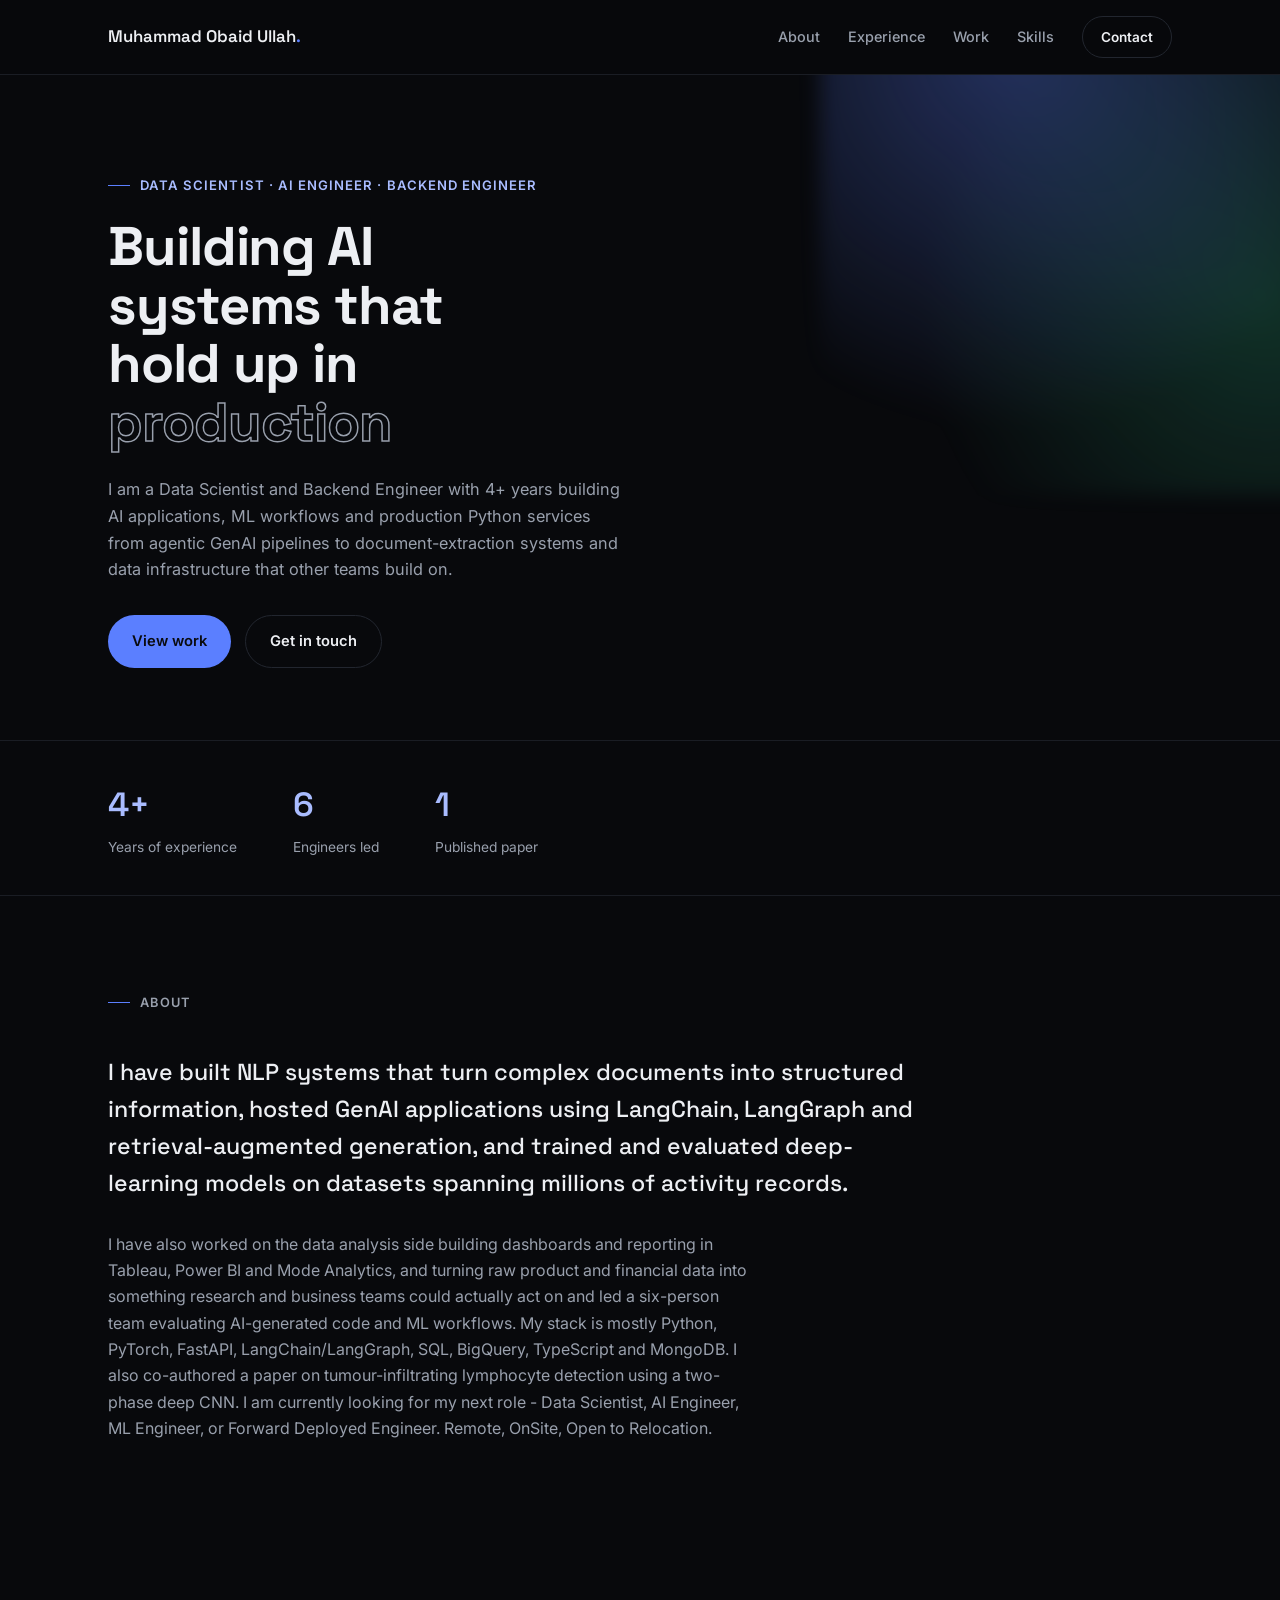
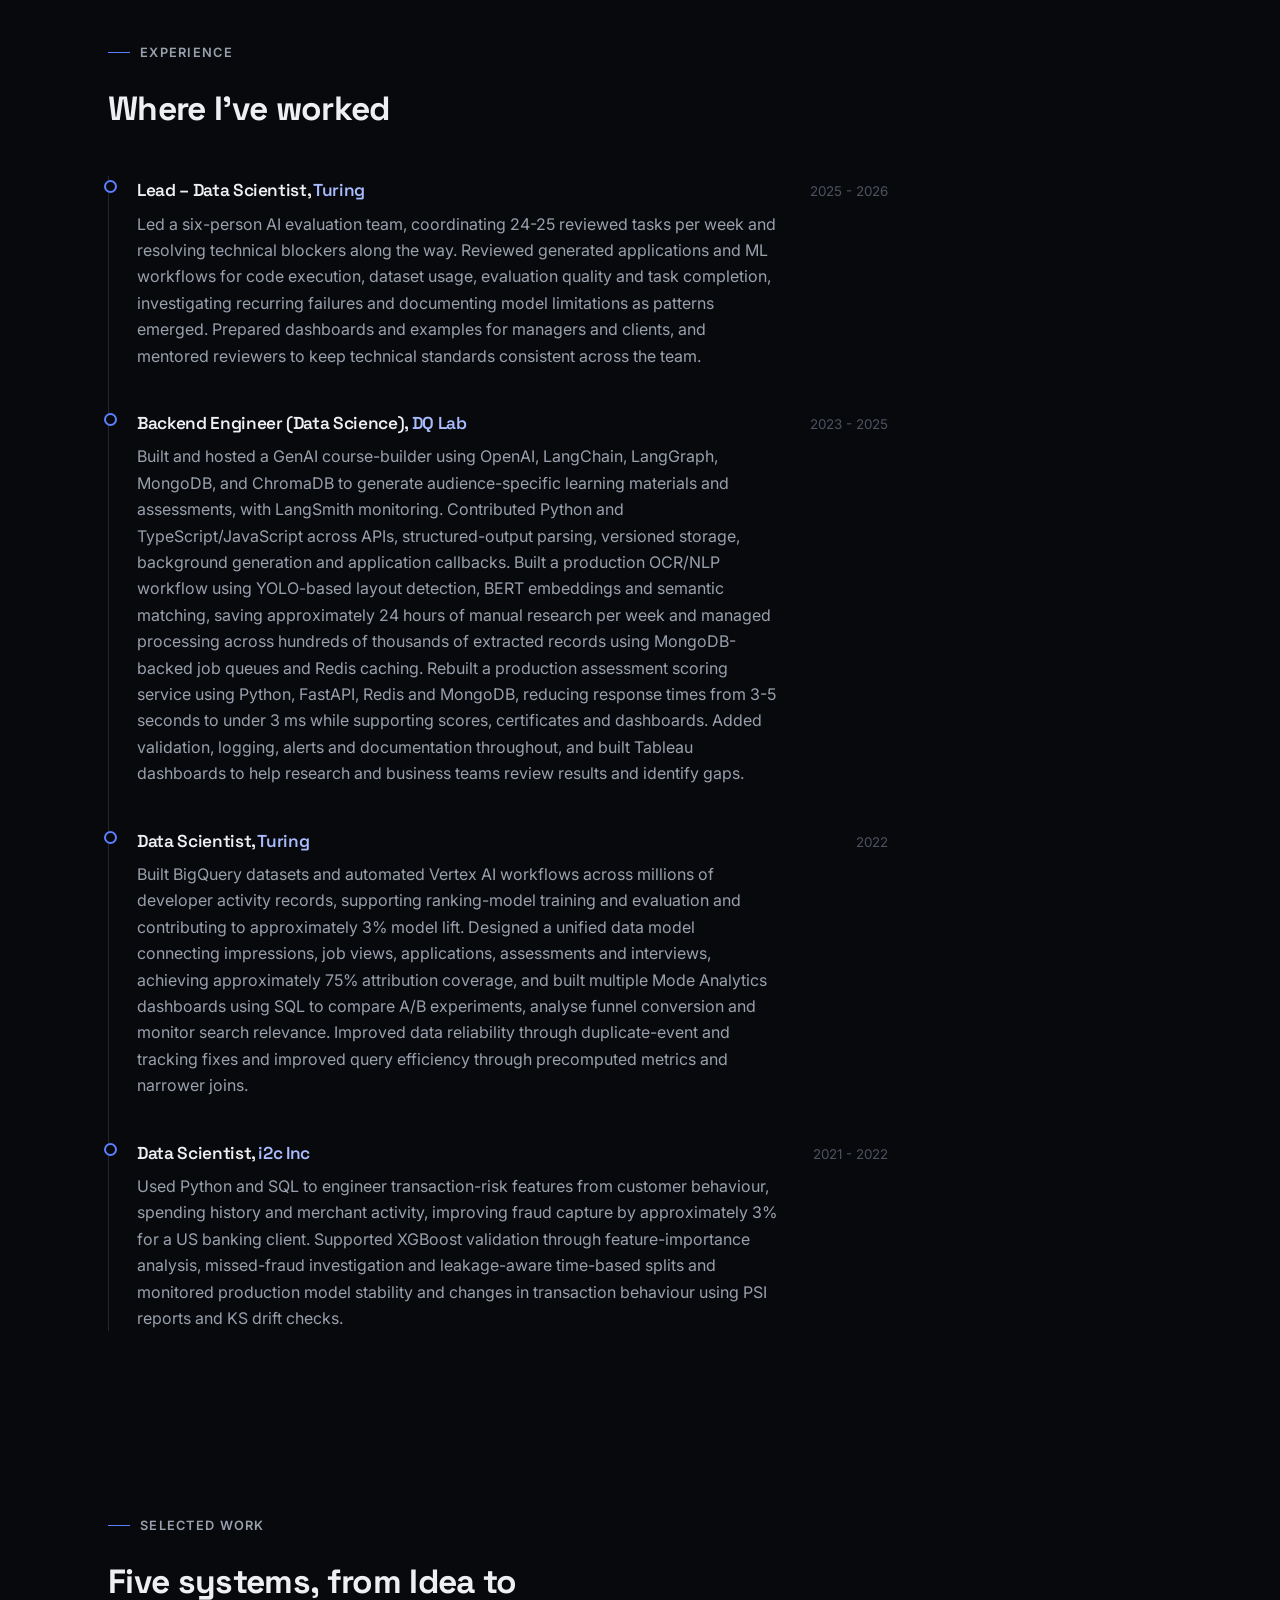
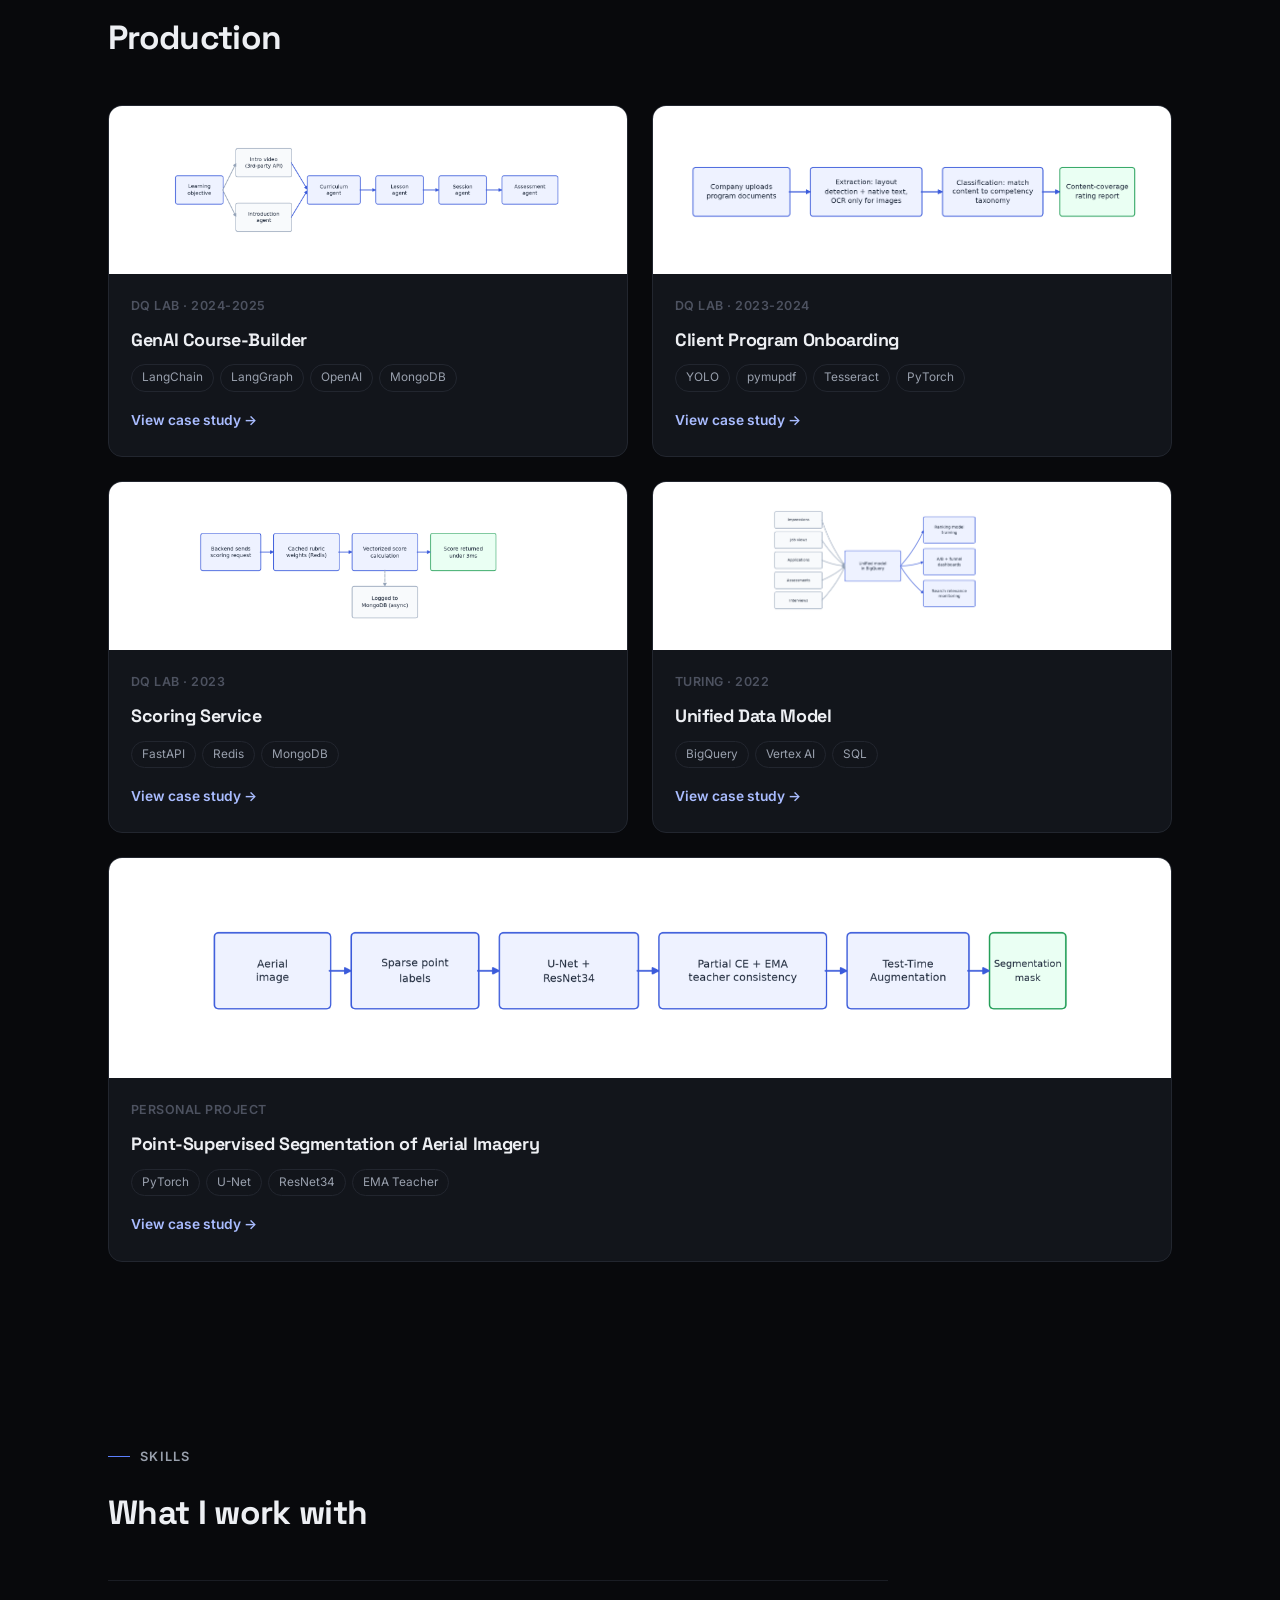
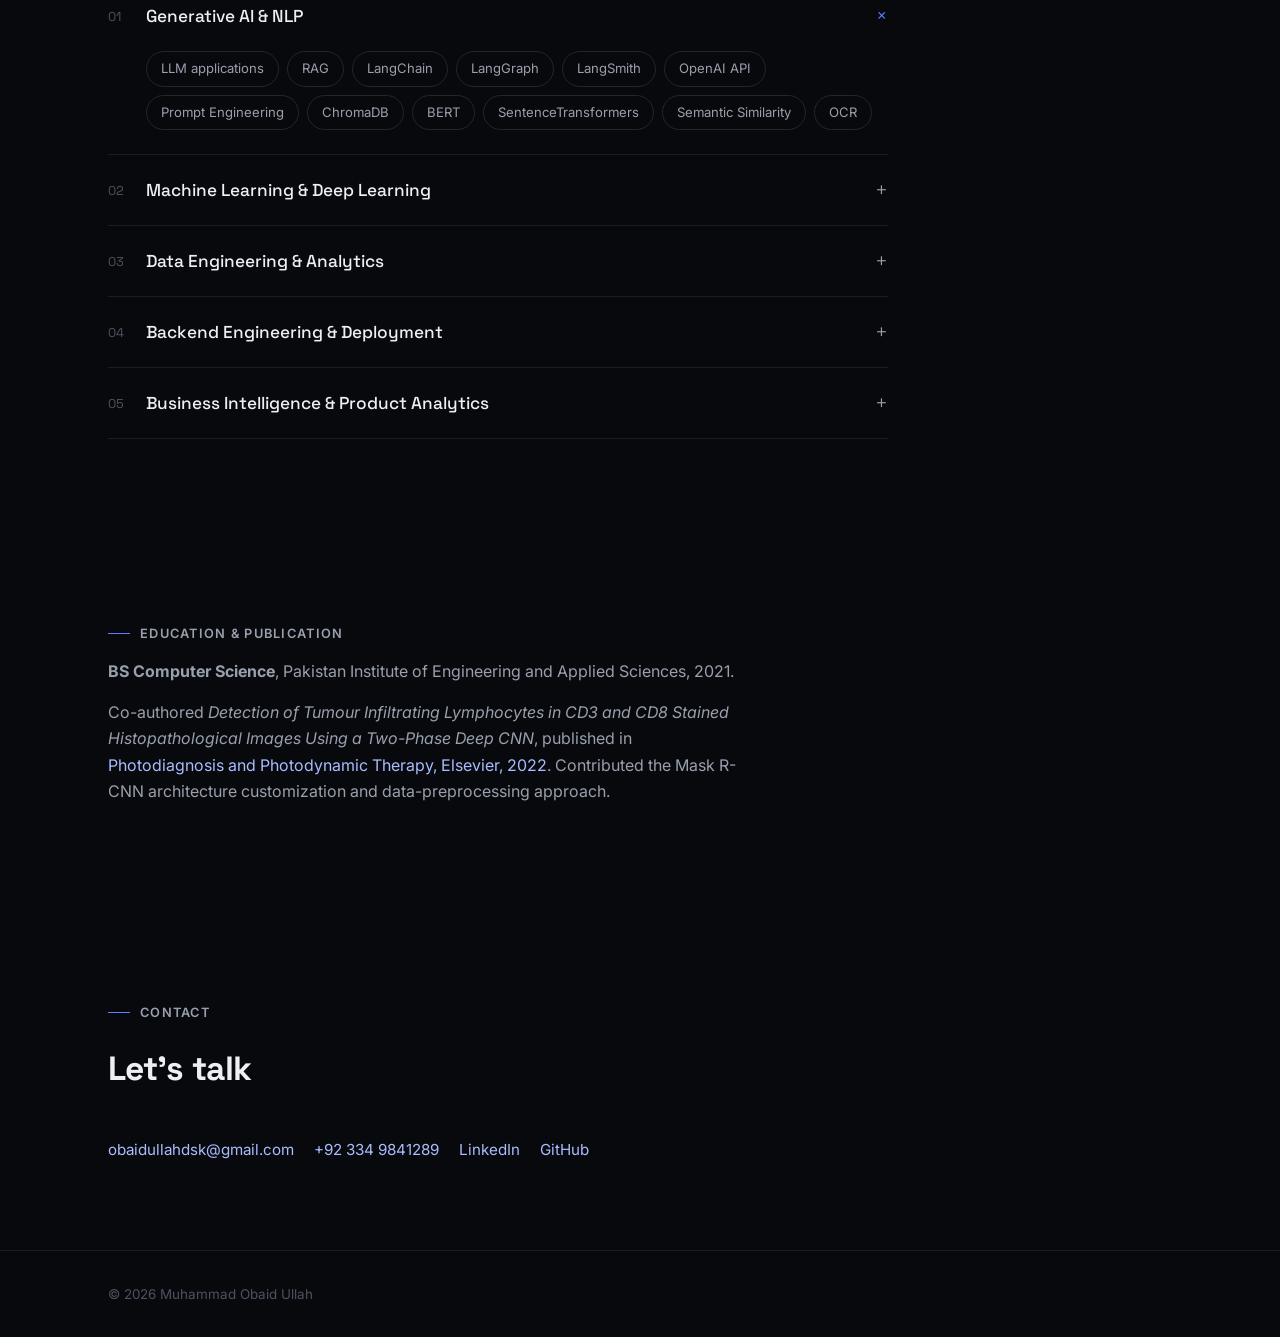
<file: index.html>
<!doctype html>
<html lang="en">
<head>
<meta charset="UTF-8">
<meta name="viewport" content="width=device-width, initial-scale=1.0">
<title>Muhammad Obaid Ullah — Data Scientist &amp; AI Engineer</title>
<meta name="description" content="Portfolio of Muhammad Obaidullah — Data Scientist and AI Engineer building production AI systems, data pipelines, and backend services.">
<link rel="preconnect" href="https://fonts.googleapis.com">
<link rel="preconnect" href="https://fonts.gstatic.com" crossorigin>
<link href="https://fonts.googleapis.com/css2?family=Space+Grotesk:wght@500;600;700&family=Inter:wght@400;500;600&display=swap" rel="stylesheet">
<link rel="stylesheet" href="style.css">
</head>
<body>

<header class="site-header">
  <div class="wrap">
    <span class="brand">Muhammad Obaid Ullah<span>.</span></span>
    <nav class="site-nav">
      <a href="#about">About</a>
      <a href="#experience">Experience</a>
      <a href="#work">Work</a>
      <a href="#skills">Skills</a>
      <a href="#contact" class="nav-cta">Contact</a>
    </nav>
  </div>
</header>

<main>

  <section class="hero" id="about">
    <div class="wrap">
      <p class="eyebrow">Data Scientist · AI Engineer · Backend Engineer</p>
      <h1>Building AI systems that hold up in <span class="outline">production</span></h1>
      <p class="summary">
        I am a Data Scientist and Backend Engineer with 4+ years building AI applications,
        ML workflows and production Python services from agentic GenAI pipelines to
        document-extraction systems and data infrastructure that other teams build on.
      </p>
      <div class="hero-actions">
        <a class="btn btn-primary" href="#work">View work</a>
        <a class="btn btn-ghost" href="#contact">Get in touch</a>
      </div>
    </div>
  </section>

  <section class="stats">
    <div class="wrap">
      <div>
        <div class="stat-num">4+</div>
        <div class="stat-label">Years of experience</div>
      </div>
      <div>
        <div class="stat-num">6</div>
        <div class="stat-label">Engineers led</div>
      </div>
      <div>
        <div class="stat-num">1</div>
        <div class="stat-label">Published paper</div>
      </div>
    </div>
  </section>

  <section id="about-detail">
    <div class="wrap">
      <p class="section-label">About</p>
      <p class="about-text" data-reveal>I have built NLP systems that turn complex documents into structured information, hosted GenAI applications using LangChain, LangGraph and retrieval-augmented generation, and trained and evaluated deep-learning models on datasets spanning millions of activity records.</p>
      <p class="about-sub">
        I have also worked on the data analysis side building dashboards and reporting in
        Tableau, Power BI and Mode Analytics, and turning raw product and financial data
        into something research and business teams could actually act on and led a
        six-person team evaluating AI-generated code and ML workflows. My stack is mostly
        Python, PyTorch, FastAPI, LangChain/LangGraph, SQL, BigQuery, TypeScript and
        MongoDB. I also co-authored a paper on tumour-infiltrating lymphocyte detection using
        a two-phase deep CNN. I am currently looking for my next role - Data Scientist, AI
        Engineer, ML Engineer, or Forward Deployed Engineer. Remote, OnSite, Open to Relocation.
      </p>
    </div>
  </section>

  <section id="experience">
    <div class="wrap">
      <p class="section-label">Experience</p>
      <h2 class="section-title">Where I've worked</h2>

      <div class="timeline">
        <div class="tl-item">
          <div class="tl-head">
            <h3>Lead – Data Scientist, <span class="company">Turing</span></h3>
            <span class="tl-date">2025 - 2026</span>
          </div>
          <p>
            Led a six-person AI evaluation team, coordinating 24-25 reviewed tasks per week
            and resolving technical blockers along the way. Reviewed generated applications
            and ML workflows for code execution, dataset usage, evaluation quality and task
            completion, investigating recurring failures and documenting model limitations
            as patterns emerged. Prepared dashboards and examples for managers and clients, and
            mentored reviewers to keep technical standards consistent across the team.
          </p>
        </div>

        <div class="tl-item">
          <div class="tl-head">
            <h3>Backend Engineer (Data Science), <span class="company">DQ Lab</span></h3>
            <span class="tl-date">2023 - 2025</span>
          </div>
          <p>
            Built and hosted a GenAI course-builder using OpenAI, LangChain, LangGraph,
            MongoDB, and ChromaDB to generate audience-specific learning materials and
            assessments, with LangSmith monitoring. Contributed Python and
            TypeScript/JavaScript across APIs, structured-output parsing, versioned storage,
            background generation and application callbacks. Built a production OCR/NLP
            workflow using YOLO-based layout detection, BERT embeddings and semantic
            matching, saving approximately 24 hours of manual research per week and managed
            processing across hundreds of thousands of extracted records using
            MongoDB-backed job queues and Redis caching. Rebuilt a production assessment
            scoring service using Python, FastAPI, Redis and MongoDB, reducing response
            times from 3-5 seconds to under 3 ms while supporting scores, certificates and
            dashboards. Added validation, logging, alerts and documentation throughout, and
            built Tableau dashboards to help research and business teams review results and
            identify gaps.
          </p>
        </div>

        <div class="tl-item">
          <div class="tl-head">
            <h3>Data Scientist, <span class="company">Turing</span></h3>
            <span class="tl-date">2022</span>
          </div>
          <p>
            Built BigQuery datasets and automated Vertex AI workflows across millions of
            developer activity records, supporting ranking-model training and evaluation
            and contributing to approximately 3% model lift. Designed a unified data model
            connecting impressions, job views, applications, assessments and interviews,
            achieving approximately 75% attribution coverage, and built multiple Mode
            Analytics dashboards using SQL to compare A/B experiments, analyse funnel
            conversion and monitor search relevance. Improved data reliability through
            duplicate-event and tracking fixes and improved query efficiency through
            precomputed metrics and narrower joins.
          </p>
        </div>

        <div class="tl-item">
          <div class="tl-head">
            <h3>Data Scientist, <span class="company">i2c Inc</span></h3>
            <span class="tl-date">2021 - 2022</span>
          </div>
          <p>
            Used Python and SQL to engineer transaction-risk features from customer
            behaviour, spending history and merchant activity, improving fraud capture by
            approximately 3% for a US banking client. Supported XGBoost validation through
            feature-importance analysis, missed-fraud investigation and leakage-aware
            time-based splits and monitored production model stability and changes in
            transaction behaviour using PSI reports and KS drift checks.
          </p>
        </div>
      </div>
    </div>
  </section>

  <section id="work">
    <div class="wrap">
      <p class="section-label">Selected work</p>
      <h2 class="section-title">Five systems, from Idea to Production</h2>

      <div class="work-grid">

        <a class="work-card" href="projects/course-builder.html">
          <div class="thumb"><img src="images/diagrams/diagram-1-course-builder.png" alt="GenAI course-builder pipeline diagram"></div>
          <div class="body">
            <p class="meta">DQ Lab · 2024-2025</p>
            <h3>GenAI Course-Builder</h3>
            <div class="tags"><span>LangChain</span><span>LangGraph</span><span>OpenAI</span><span>MongoDB</span></div>
            <span class="view">View case study →</span>
          </div>
        </a>

        <a class="work-card" href="projects/client-onboarding.html">
          <div class="thumb"><img src="images/diagrams/diagram-2-onboarding.png" alt="Document extraction and taxonomy mapping pipeline diagram"></div>
          <div class="body">
            <p class="meta">DQ Lab · 2023-2024</p>
            <h3>Client Program Onboarding</h3>
            <div class="tags"><span>YOLO</span><span>pymupdf</span><span>Tesseract</span><span>PyTorch</span></div>
            <span class="view">View case study →</span>
          </div>
        </a>

        <a class="work-card" href="projects/scoring-service.html">
          <div class="thumb"><img src="images/diagrams/diagram-3-scoring.png" alt="Scoring service architecture diagram"></div>
          <div class="body">
            <p class="meta">DQ Lab · 2023</p>
            <h3>Scoring Service</h3>
            <div class="tags"><span>FastAPI</span><span>Redis</span><span>MongoDB</span></div>
            <span class="view">View case study →</span>
          </div>
        </a>

        <a class="work-card" href="projects/unified-data-model.html">
          <div class="thumb"><img src="images/diagrams/diagram-4-unified-model.png" alt="Unified data model diagram"></div>
          <div class="body">
            <p class="meta">Turing · 2022</p>
            <h3>Unified Data Model</h3>
            <div class="tags"><span>BigQuery</span><span>Vertex AI</span><span>SQL</span></div>
            <span class="view">View case study →</span>
          </div>
        </a>

        <a class="work-card full" href="projects/remote-sensing.html">
          <div class="thumb"><img src="images/diagrams/diagram-5-remote-sensing.png" alt="Point-supervised remote sensing segmentation pipeline diagram"></div>
          <div class="body">
            <p class="meta">Personal project</p>
            <h3>Point-Supervised Segmentation of Aerial Imagery</h3>
            <div class="tags"><span>PyTorch</span><span>U-Net</span><span>ResNet34</span><span>EMA Teacher</span></div>
            <span class="view">View case study →</span>
          </div>
        </a>

      </div>
    </div>
  </section>

  <section id="skills">
    <div class="wrap">
      <p class="section-label">Skills</p>
      <h2 class="section-title">What I work with</h2>

      <div class="accordion">
        <div class="accordion-item">
          <button class="accordion-trigger">
            <span class="idx">01</span>
            <span class="label">Generative AI &amp; NLP</span>
            <span class="icon">+</span>
          </button>
          <div class="accordion-panel">
            <div class="tags">
              <span>LLM applications</span><span>RAG</span><span>LangChain</span><span>LangGraph</span><span>LangSmith</span><span>OpenAI API</span><span>Prompt Engineering</span><span>ChromaDB</span><span>BERT</span><span>SentenceTransformers</span><span>Semantic Similarity</span><span>OCR</span>
            </div>
          </div>
        </div>

        <div class="accordion-item">
          <button class="accordion-trigger">
            <span class="idx">02</span>
            <span class="label">Machine Learning &amp; Deep Learning</span>
            <span class="icon">+</span>
          </button>
          <div class="accordion-panel">
            <div class="tags">
              <span>PyTorch</span><span>Scikit-learn</span><span>XGBoost</span><span>MMDetection</span><span>Classification</span><span>Regression</span><span>Feature Engineering</span><span>Fine-Tuning</span><span>Data Leakage Prevention</span><span>CNNs</span><span>Mask R-CNN</span><span>YOLO</span>
            </div>
          </div>
        </div>

        <div class="accordion-item">
          <button class="accordion-trigger">
            <span class="idx">03</span>
            <span class="label">Data Engineering &amp; Analytics</span>
            <span class="icon">+</span>
          </button>
          <div class="accordion-panel">
            <div class="tags">
              <span>SQL</span><span>BigQuery</span><span>Vertex AI</span><span>GCP</span><span>Pandas</span><span>NumPy</span><span>Analytical Data Modelling</span><span>Statistical Analysis</span><span>Exploratory Analysis</span>
            </div>
          </div>
        </div>

        <div class="accordion-item">
          <button class="accordion-trigger">
            <span class="idx">04</span>
            <span class="label">Backend Engineering &amp; Deployment</span>
            <span class="icon">+</span>
          </button>
          <div class="accordion-panel">
            <div class="tags">
              <span>Python</span><span>FastAPI</span><span>REST APIs</span><span>TypeScript</span><span>JavaScript</span><span>MongoDB</span><span>Redis</span><span>Job Queues</span><span>Docker</span><span>Git</span><span>Logging &amp; Monitoring</span>
            </div>
          </div>
        </div>

        <div class="accordion-item">
          <button class="accordion-trigger">
            <span class="idx">05</span>
            <span class="label">Business Intelligence &amp; Product Analytics</span>
            <span class="icon">+</span>
          </button>
          <div class="accordion-panel">
            <div class="tags">
              <span>Advanced Excel</span><span>Power BI</span><span>Tableau</span><span>Mode Analytics</span><span>Dashboard Automation</span><span>A/B Experiment Analysis</span><span>Funnel Analysis</span><span>Attribution Analysis</span><span>KPI Tracking</span><span>Stakeholder Reporting</span>
            </div>
          </div>
        </div>
      </div>
    </div>
  </section>

  <section id="education">
    <div class="wrap">
      <p class="section-label">Education &amp; publication</p>
      <p><strong>BS Computer Science</strong>, Pakistan Institute of Engineering and Applied Sciences, 2021.</p>
      <p>
        Co-authored <em>Detection of Tumour Infiltrating Lymphocytes in CD3 and CD8 Stained
        Histopathological Images Using a Two-Phase Deep CNN</em>, published in
        <a href="https://www.sciencedirect.com/science/article/abs/pii/S1572100021004932" target="_blank" rel="noopener">Photodiagnosis and Photodynamic Therapy, Elsevier, 2022</a>.
        Contributed the Mask R-CNN architecture customization and data-preprocessing approach.
      </p>
    </div>
  </section>

  <section id="contact">
    <div class="wrap">
      <p class="section-label">Contact</p>
      <h2 class="section-title">Let's talk</h2>
      <div class="contact-links">
        <a href="mailto:obaidullahdsk@gmail.com">obaidullahdsk@gmail.com</a>
        <a href="tel:+923349841289">+92 334 9841289</a>
        <a href="https://www.linkedin.com/in/m-obaidullah" target="_blank" rel="noopener">LinkedIn</a>
        <a href="https://github.com/muhammad-obaidullah" target="_blank" rel="noopener">GitHub</a>
      </div>
    </div>
  </section>

</main>

<footer>
  <div class="wrap">
    <span>© <span id="year"></span> Muhammad Obaid Ullah</span>
  </div>
</footer>

<script src="script.js"></script>
</body>
</html>
</file>
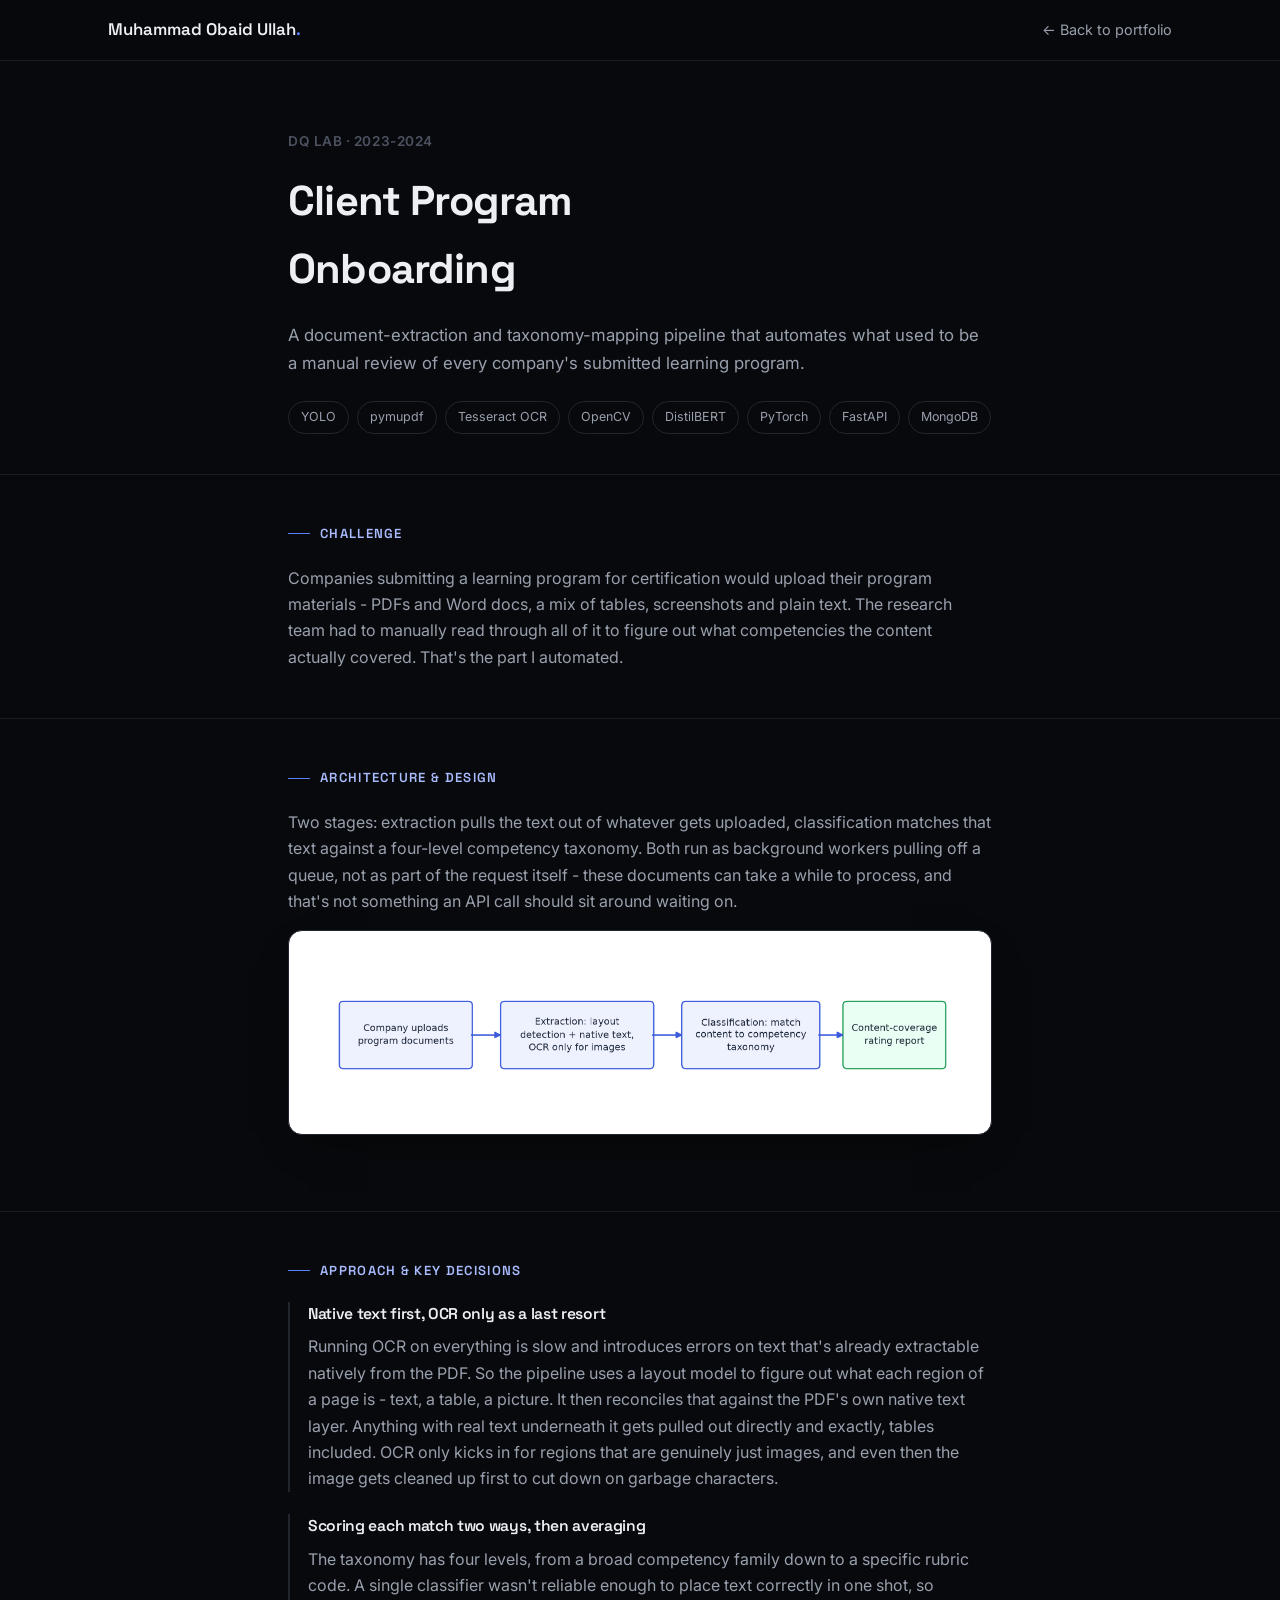
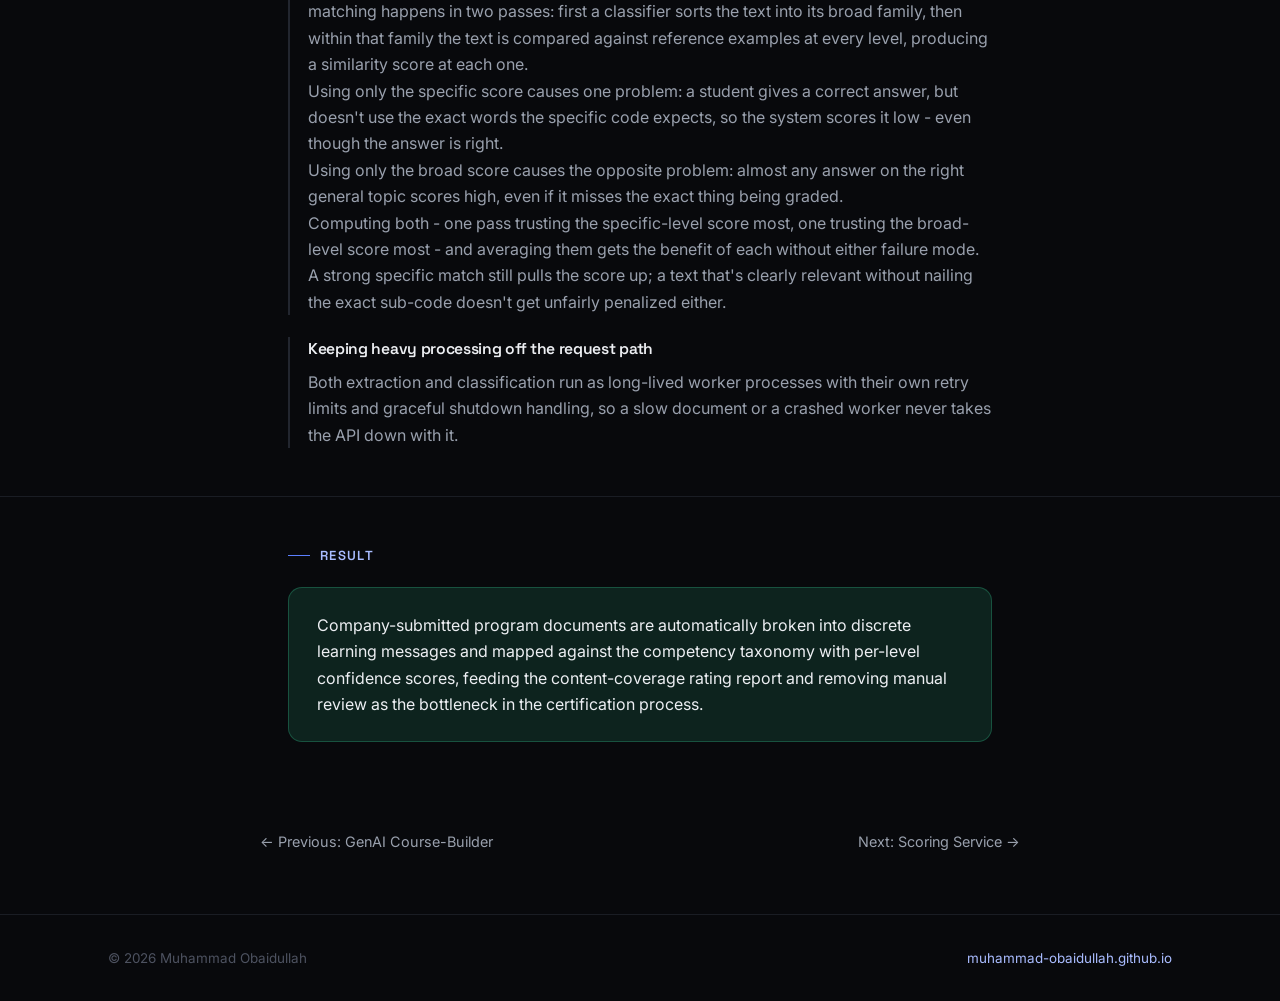
<file: projects/client-onboarding.html>
<!doctype html>
<html lang="en">
<head>
<meta charset="UTF-8">
<meta name="viewport" content="width=device-width, initial-scale=1.0">
<title>Client Program Onboarding — Muhammad Obaidullah</title>
<meta name="description" content="Case study: a document extraction and competency-taxonomy mapping pipeline for program certification review.">
<link rel="preconnect" href="https://fonts.googleapis.com">
<link rel="preconnect" href="https://fonts.gstatic.com" crossorigin>
<link href="https://fonts.googleapis.com/css2?family=Space+Grotesk:wght@500;600;700&family=Inter:wght@400;500;600&display=swap" rel="stylesheet">
<link rel="stylesheet" href="../style.css">
</head>
<body>

<header class="site-header">
  <div class="wrap">
    <span class="brand">Muhammad Obaid Ullah<span>.</span></span>
    <a class="back-link" href="../index.html#work">← Back to portfolio</a>
  </div>
</header>

<main>
  <section class="proj-hero">
    <div class="wrap-narrow">
      <p class="proj-meta">DQ Lab · 2023-2024</p>
      <h1>Client Program Onboarding</h1>
      <p class="lede">
        A document-extraction and taxonomy-mapping pipeline that automates what used to be
        a manual review of every company's submitted learning program.
      </p>
      <div class="proj-tags">
        <span>YOLO</span><span>pymupdf</span><span>Tesseract OCR</span><span>OpenCV</span><span>DistilBERT</span><span>PyTorch</span><span>FastAPI</span><span>MongoDB</span>
      </div>
    </div>
  </section>

  <section class="proj-section">
    <div class="wrap-narrow">
      <h2>Challenge</h2>
      <p>
        Companies submitting a learning program for certification would upload their program
        materials - PDFs and Word docs, a mix of tables, screenshots and plain text. The
        research team had to manually read through all of it to figure out what
        competencies the content actually covered. That's the part I automated.
      </p>
    </div>
  </section>

  <section class="proj-section">
    <div class="wrap-narrow">
      <h2>Architecture &amp; design</h2>
      <p>
        Two stages: extraction pulls the text out of whatever gets uploaded, classification
        matches that text against a four-level competency taxonomy. Both run as background
        workers pulling off a queue, not as part of the request itself - these documents can
        take a while to process, and that's not something an API call should sit around
        waiting on.
      </p>
      <div class="proj-diagram">
        <img src="../images/diagrams/diagram-2-onboarding.png" alt="Document onboarding pipeline: company uploads program documents, extraction stage combines layout detection with native PDF text and OCR only for images, classification matches content to a competency taxonomy, producing a content-coverage rating report.">
      </div>
    </div>
  </section>

  <section class="proj-section">
    <div class="wrap-narrow">
      <h2>Approach &amp; key decisions</h2>

      <div class="decision">
        <h4>Native text first, OCR only as a last resort</h4>
        <p>
          Running OCR on everything is slow and introduces errors on text that's already
          extractable natively from the PDF. So the pipeline uses a layout model to figure
          out what each region of a page is - text, a table, a picture. It then reconciles
          that against the PDF's own native text layer. Anything with real text underneath
          it gets pulled out directly and exactly, tables included. OCR only kicks in for
          regions that are genuinely just images, and even then the image gets cleaned up
          first to cut down on garbage characters.
        </p>
      </div>

      <div class="decision">
        <h4>Scoring each match two ways, then averaging</h4>
        <p>
          The taxonomy has four levels, from a broad competency family down to a specific
          rubric code. A single classifier wasn't reliable enough to place text correctly in
          one shot, so matching happens in two passes: first a classifier sorts the text into
          its broad family, then within that family the text is compared against reference
          examples at every level, producing a similarity score at each one.
        </p>
        <p>
          Using only the specific score causes one problem: a student gives a correct answer,
          but doesn't use the exact words the specific code expects, so the system scores it
          low - even though the answer is right.
        </p>
        <p>
          Using only the broad score causes the opposite problem: almost any answer on the
          right general topic scores high, even if it misses the exact thing being graded.
        </p>
        <p>
          Computing both - one pass trusting the specific-level score most, one trusting the
          broad-level score most - and averaging them gets the benefit of each without either
          failure mode. A strong specific match still pulls the score up; a text that's
          clearly relevant without nailing the exact sub-code doesn't get unfairly penalized
          either.
        </p>
      </div>

      <div class="decision">
        <h4>Keeping heavy processing off the request path</h4>
        <p>
          Both extraction and classification run as long-lived worker processes with their
          own retry limits and graceful shutdown handling, so a slow document or a crashed
          worker never takes the API down with it.
        </p>
      </div>
    </div>
  </section>

  <section class="proj-section">
    <div class="wrap-narrow">
      <h2>Result</h2>
      <div class="result-banner">
        <p>
          Company-submitted program documents are automatically broken into discrete
          learning messages and mapped against the competency taxonomy with per-level
          confidence scores, feeding the content-coverage rating report and removing
          manual review as the bottleneck in the certification process.
        </p>
      </div>
    </div>
  </section>

  <div class="wrap-narrow proj-nav">
    <a href="course-builder.html">← Previous: GenAI Course-Builder</a>
    <a href="scoring-service.html">Next: Scoring Service →</a>
  </div>
</main>

<footer>
  <div class="wrap">
    <span>© <span id="year"></span> Muhammad Obaidullah</span>
    <span><a href="../index.html">muhammad-obaidullah.github.io</a></span>
  </div>
</footer>

<script src="../script.js"></script>
</body>
</html>
</file>
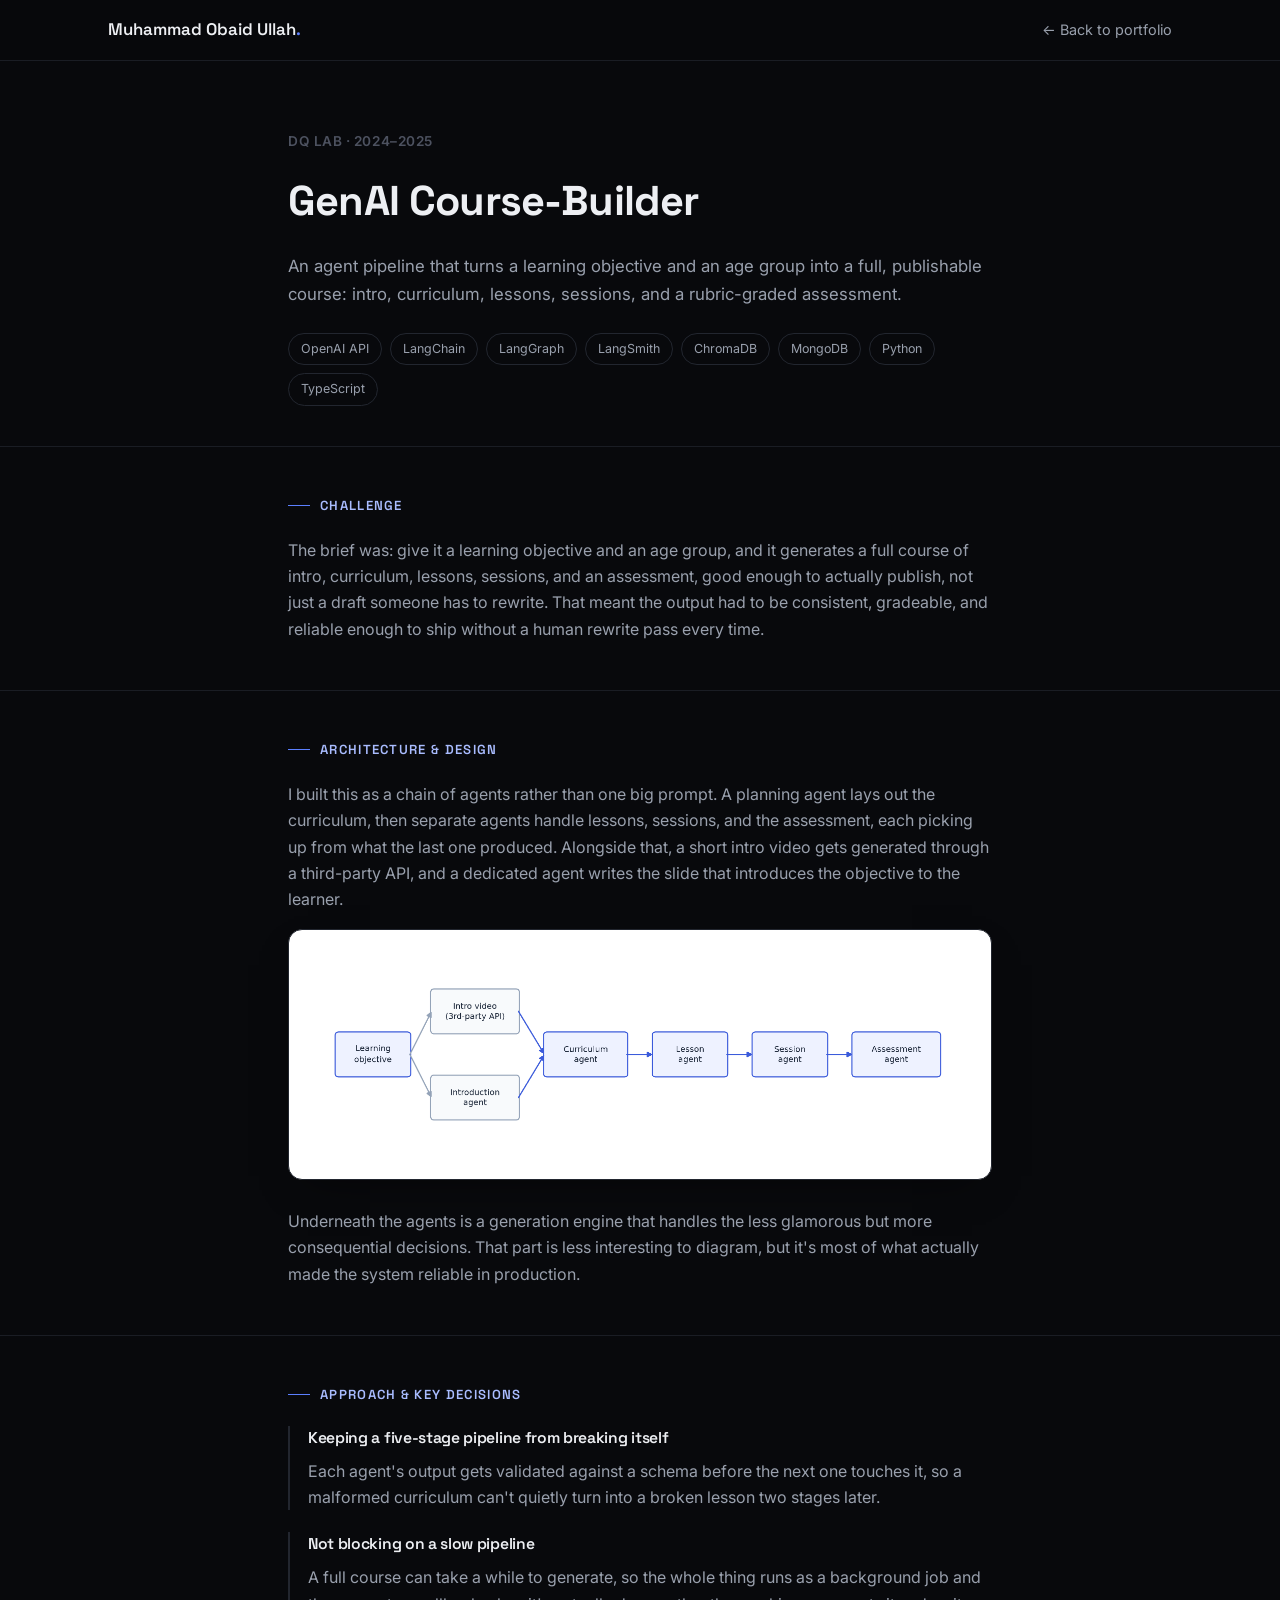
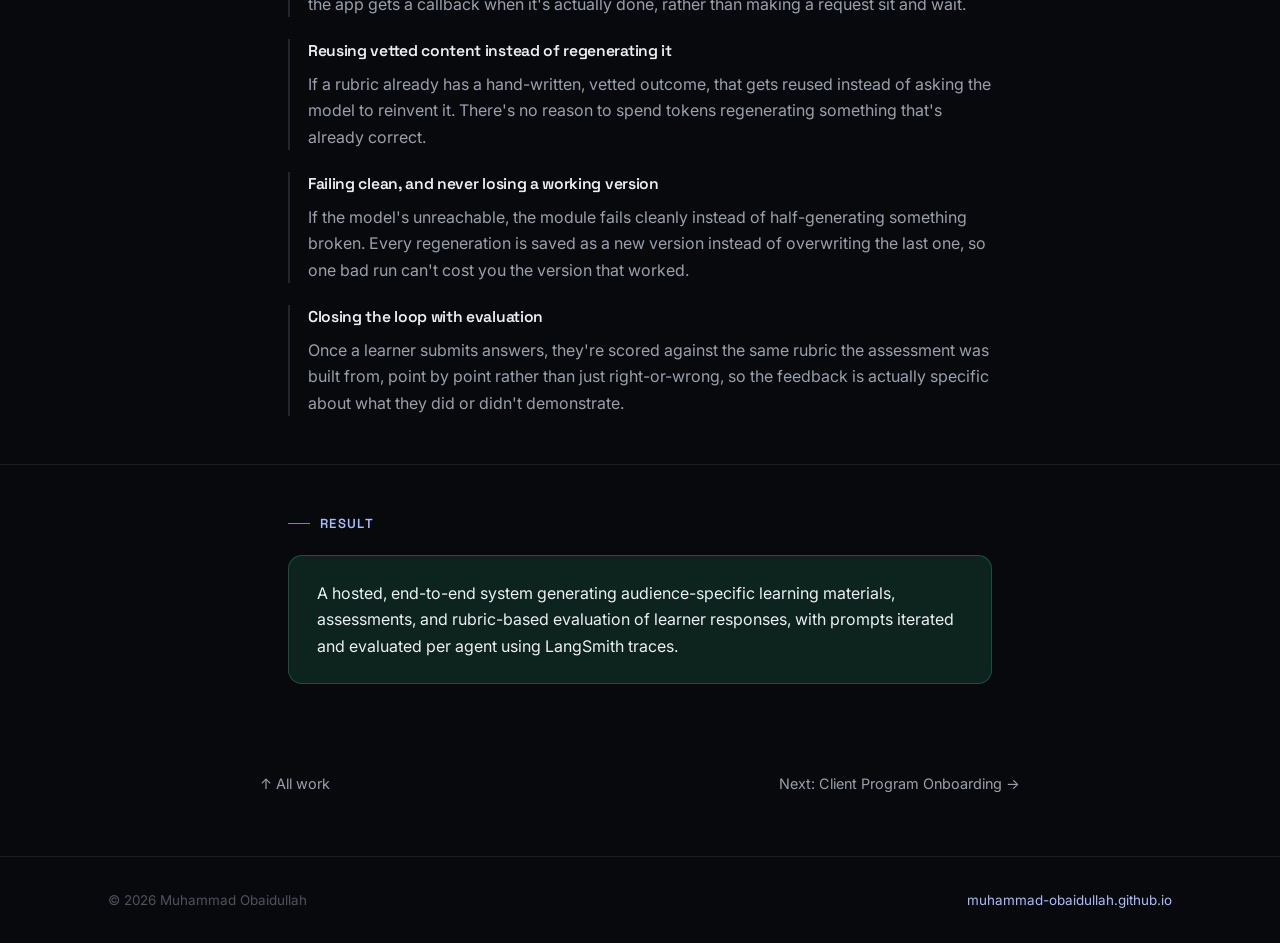
<file: projects/course-builder.html>
<!doctype html>
<html lang="en">
<head>
<meta charset="UTF-8">
<meta name="viewport" content="width=device-width, initial-scale=1.0">
<title>GenAI Course-Builder — Muhammad Obaidullah</title>
<meta name="description" content="Case study: an agentic GenAI pipeline that generates full, publishable courses from a learning objective.">
<link rel="preconnect" href="https://fonts.googleapis.com">
<link rel="preconnect" href="https://fonts.gstatic.com" crossorigin>
<link href="https://fonts.googleapis.com/css2?family=Space+Grotesk:wght@500;600;700&family=Inter:wght@400;500;600&display=swap" rel="stylesheet">
<link rel="stylesheet" href="../style.css">
</head>
<body>

<header class="site-header">
  <div class="wrap">
    <span class="brand">Muhammad Obaid Ullah<span>.</span></span>
    <a class="back-link" href="../index.html#work">← Back to portfolio</a>
  </div>
</header>

<main>
  <section class="proj-hero">
    <div class="wrap-narrow">
      <p class="proj-meta">DQ Lab · 2024–2025</p>
      <h1>GenAI Course-Builder</h1>
      <p class="lede">
        An agent pipeline that turns a learning objective and an age group into a full,
        publishable course: intro, curriculum, lessons, sessions, and a rubric-graded
        assessment.
      </p>
      <div class="proj-tags">
        <span>OpenAI API</span><span>LangChain</span><span>LangGraph</span><span>LangSmith</span><span>ChromaDB</span><span>MongoDB</span><span>Python</span><span>TypeScript</span>
      </div>
    </div>
  </section>

  <section class="proj-section">
    <div class="wrap-narrow">
      <h2>Challenge</h2>
      <p>
        The brief was: give it a learning objective and an age group, and it generates a
        full course of intro, curriculum, lessons, sessions, and an assessment, good enough
        to actually publish, not just a draft someone has to rewrite. That meant the output
        had to be consistent, gradeable, and reliable enough to ship without a human rewrite
        pass every time.
      </p>
    </div>
  </section>

  <section class="proj-section">
    <div class="wrap-narrow">
      <h2>Architecture &amp; design</h2>
      <p>
        I built this as a chain of agents rather than one big prompt. A planning agent lays
        out the curriculum, then separate agents handle lessons, sessions, and the
        assessment, each picking up from what the last one produced. Alongside that, a
        short intro video gets generated through a third-party API, and a dedicated agent
        writes the slide that introduces the objective to the learner.
      </p>
      <div class="proj-diagram">
        <img src="../images/diagrams/diagram-1-course-builder.png" alt="GenAI course-builder pipeline: learning objective branches into an intro video API call and an introduction agent, both feeding a curriculum agent, then lesson, session, and assessment agents in sequence.">
      </div>
      <p>
        Underneath the agents is a generation engine that handles the less glamorous but
        more consequential decisions. That part is less interesting to diagram, but it's
        most of what actually made the system reliable in production.
      </p>
    </div>
  </section>

  <section class="proj-section">
    <div class="wrap-narrow">
      <h2>Approach &amp; key decisions</h2>

      <div class="decision">
        <h4>Keeping a five-stage pipeline from breaking itself</h4>
        <p>
          Each agent's output gets validated against a schema before the next one touches
          it, so a malformed curriculum can't quietly turn into a broken lesson two stages
          later.
        </p>
      </div>

      <div class="decision">
        <h4>Not blocking on a slow pipeline</h4>
        <p>
          A full course can take a while to generate, so the whole thing runs as a
          background job and the app gets a callback when it's actually done, rather than
          making a request sit and wait.
        </p>
      </div>

      <div class="decision">
        <h4>Reusing vetted content instead of regenerating it</h4>
        <p>
          If a rubric already has a hand-written, vetted outcome, that gets reused instead
          of asking the model to reinvent it. There's no reason to spend tokens regenerating
          something that's already correct.
        </p>
      </div>

      <div class="decision">
        <h4>Failing clean, and never losing a working version</h4>
        <p>
          If the model's unreachable, the module fails cleanly instead of half-generating
          something broken. Every regeneration is saved as a new version instead of
          overwriting the last one, so one bad run can't cost you the version that worked.
        </p>
      </div>

      <div class="decision">
        <h4>Closing the loop with evaluation</h4>
        <p>
          Once a learner submits answers, they're scored against the same rubric the
          assessment was built from, point by point rather than just right-or-wrong, so the
          feedback is actually specific about what they did or didn't demonstrate.
        </p>
      </div>
    </div>
  </section>

  <section class="proj-section">
    <div class="wrap-narrow">
      <h2>Result</h2>
      <div class="result-banner">
        <p>
          A hosted, end-to-end system generating audience-specific learning materials,
          assessments, and rubric-based evaluation of learner responses, with prompts
          iterated and evaluated per agent using LangSmith traces.
        </p>
      </div>
    </div>
  </section>

  <div class="wrap-narrow proj-nav">
    <a href="../index.html#work">↑ All work</a>
    <a href="client-onboarding.html">Next: Client Program Onboarding →</a>
  </div>
</main>

<footer>
  <div class="wrap">
    <span>© <span id="year"></span> Muhammad Obaidullah</span>
    <span><a href="../index.html">muhammad-obaidullah.github.io</a></span>
  </div>
</footer>

<script src="../script.js"></script>
</body>
</html>
</file>
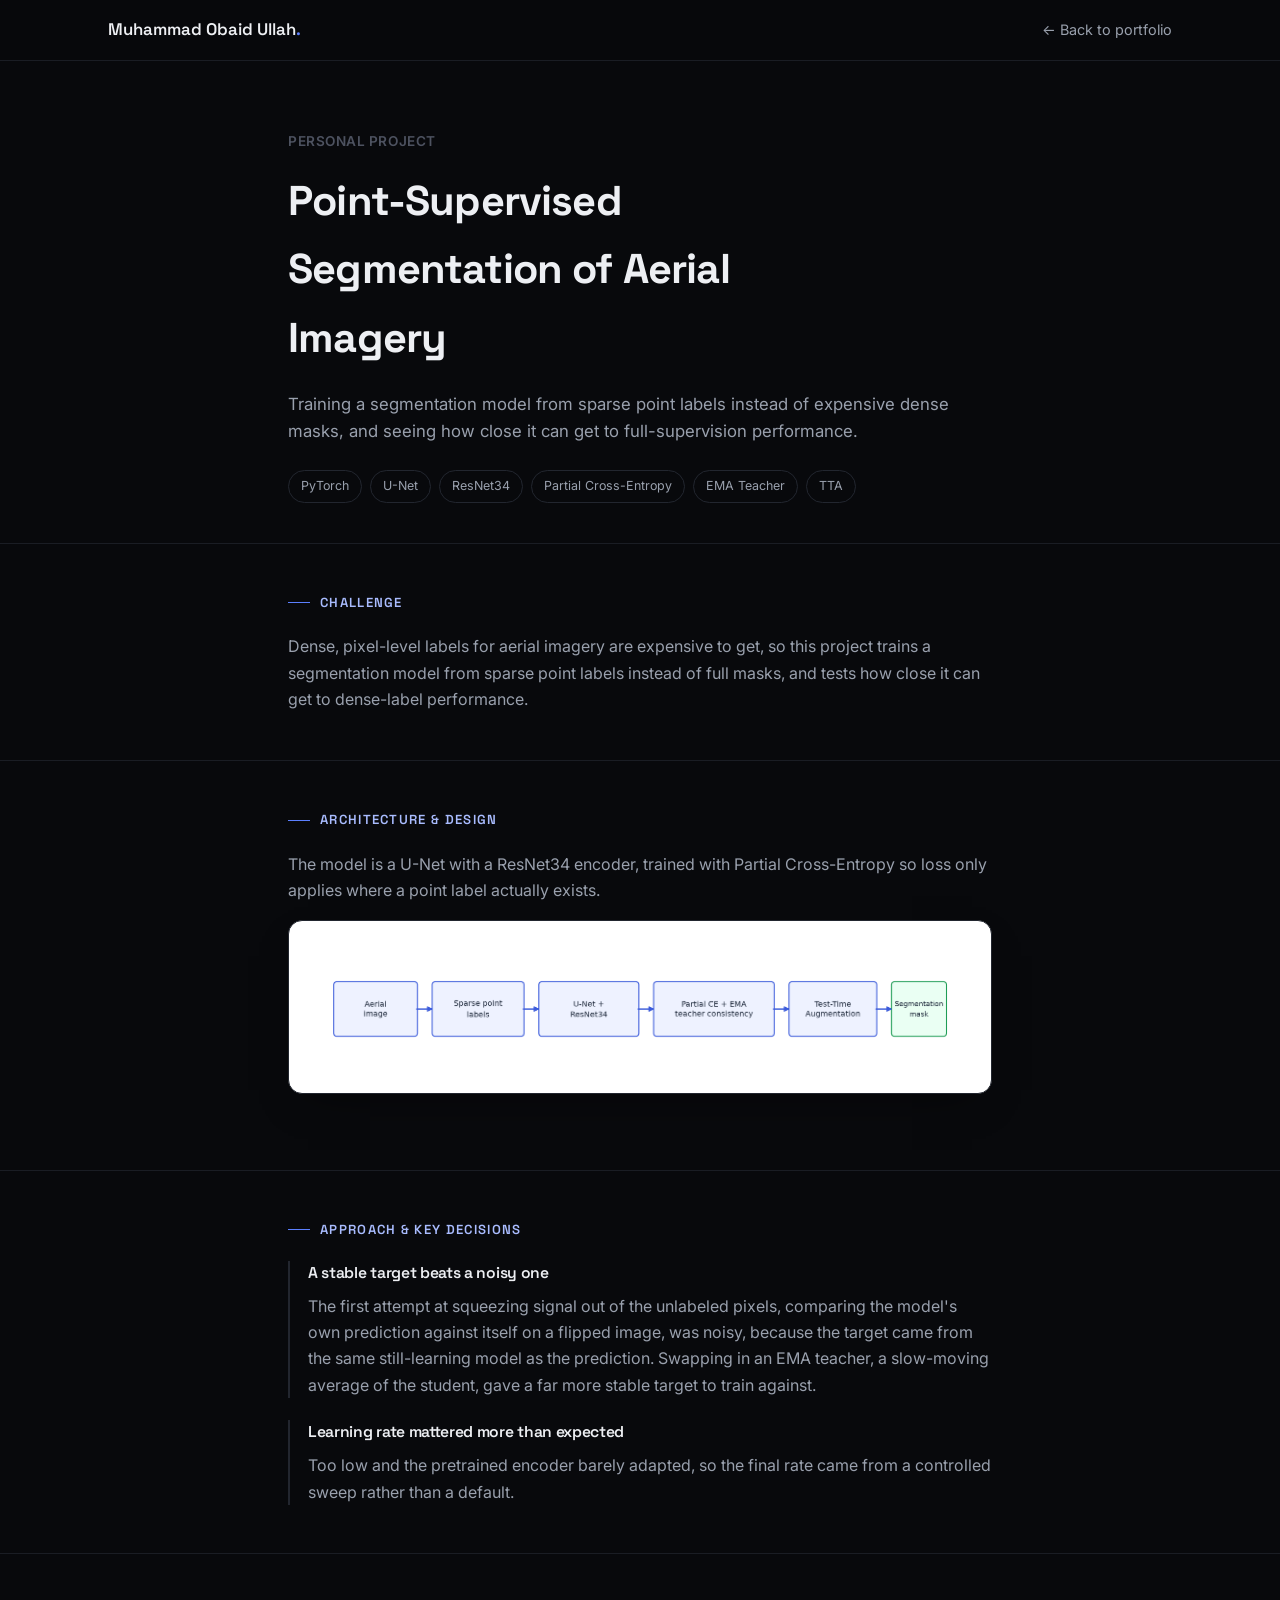
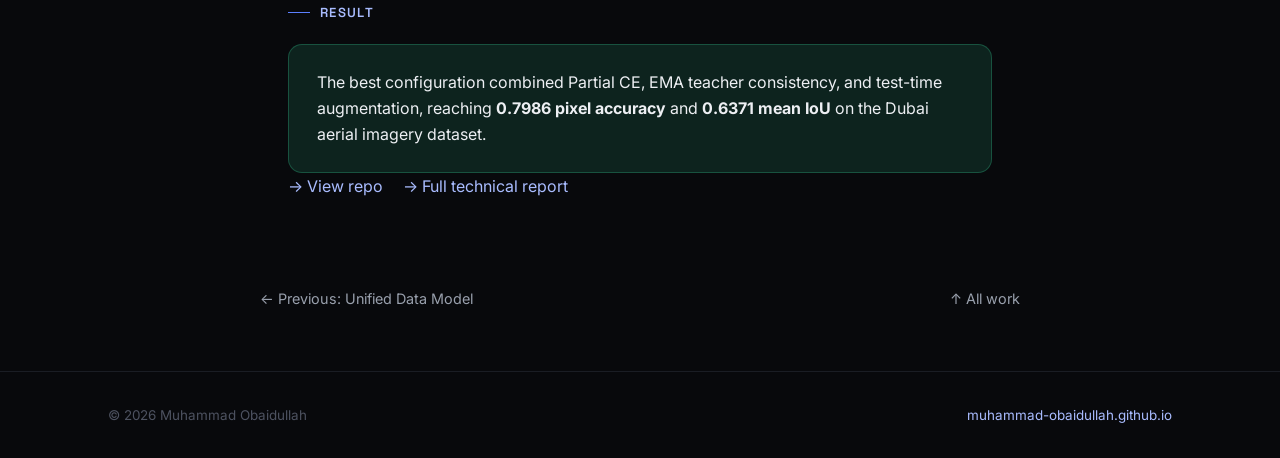
<file: projects/remote-sensing.html>
<!doctype html>
<html lang="en">
<head>
<meta charset="UTF-8">
<meta name="viewport" content="width=device-width, initial-scale=1.0">
<title>Point-Supervised Remote Sensing Segmentation — Muhammad Obaidullah</title>
<meta name="description" content="Case study: training aerial-imagery segmentation from sparse point labels using Partial Cross-Entropy and EMA teacher consistency.">
<link rel="preconnect" href="https://fonts.googleapis.com">
<link rel="preconnect" href="https://fonts.gstatic.com" crossorigin>
<link href="https://fonts.googleapis.com/css2?family=Space+Grotesk:wght@500;600;700&family=Inter:wght@400;500;600&display=swap" rel="stylesheet">
<link rel="stylesheet" href="../style.css">
</head>
<body>

<header class="site-header">
  <div class="wrap">
    <span class="brand">Muhammad Obaid Ullah<span>.</span></span>
    <a class="back-link" href="../index.html#work">← Back to portfolio</a>
  </div>
</header>

<main>
  <section class="proj-hero">
    <div class="wrap-narrow">
      <p class="proj-meta">Personal project</p>
      <h1>Point-Supervised Segmentation of Aerial Imagery</h1>
      <p class="lede">
        Training a segmentation model from sparse point labels instead of expensive dense
        masks, and seeing how close it can get to full-supervision performance.
      </p>
      <div class="proj-tags">
        <span>PyTorch</span><span>U-Net</span><span>ResNet34</span><span>Partial Cross-Entropy</span><span>EMA Teacher</span><span>TTA</span>
      </div>
    </div>
  </section>

  <section class="proj-section">
    <div class="wrap-narrow">
      <h2>Challenge</h2>
      <p>
        Dense, pixel-level labels for aerial imagery are expensive to get, so this project
        trains a segmentation model from sparse point labels instead of full masks, and
        tests how close it can get to dense-label performance.
      </p>
    </div>
  </section>

  <section class="proj-section">
    <div class="wrap-narrow">
      <h2>Architecture &amp; design</h2>
      <p>
        The model is a U-Net with a ResNet34 encoder, trained with Partial Cross-Entropy so
        loss only applies where a point label actually exists.
      </p>
      <div class="proj-diagram">
        <img src="../images/diagrams/diagram-5-remote-sensing.png" alt="Remote sensing pipeline: aerial image to sparse point labels, into a U-Net with ResNet34 encoder trained with Partial Cross-Entropy and EMA teacher consistency, refined at inference with Test-Time Augmentation, producing a segmentation mask.">
      </div>
    </div>
  </section>

  <section class="proj-section">
    <div class="wrap-narrow">
      <h2>Approach &amp; key decisions</h2>

      <div class="decision">
        <h4>A stable target beats a noisy one</h4>
        <p>
          The first attempt at squeezing signal out of the unlabeled pixels, comparing the
          model's own prediction against itself on a flipped image, was noisy, because the
          target came from the same still-learning model as the prediction. Swapping in an
          EMA teacher, a slow-moving average of the student, gave a far more stable target
          to train against.
        </p>
      </div>

      <div class="decision">
        <h4>Learning rate mattered more than expected</h4>
        <p>
          Too low and the pretrained encoder barely adapted, so the final rate came from a
          controlled sweep rather than a default.
        </p>
      </div>
    </div>
  </section>

  <section class="proj-section">
    <div class="wrap-narrow">
      <h2>Result</h2>
      <div class="result-banner">
        <p>
          The best configuration combined Partial CE, EMA teacher consistency, and
          test-time augmentation, reaching <strong>0.7986 pixel accuracy</strong> and
          <strong>0.6371 mean IoU</strong> on the Dubai aerial imagery dataset.
        </p>
      </div>
      <p class="proj-links">
        <a href="https://github.com/muhammad-obaidullah/point-supervised-remote-sensing" target="_blank" rel="noopener">→ View repo</a>
        <a href="https://github.com/muhammad-obaidullah/point-supervised-remote-sensing/blob/main/reports/technical_report.md" target="_blank" rel="noopener">→ Full technical report</a>
      </p>
    </div>
  </section>

  <div class="wrap-narrow proj-nav">
    <a href="unified-data-model.html">← Previous: Unified Data Model</a>
    <a href="../index.html#work">↑ All work</a>
  </div>
</main>

<footer>
  <div class="wrap">
    <span>© <span id="year"></span> Muhammad Obaidullah</span>
    <span><a href="../index.html">muhammad-obaidullah.github.io</a></span>
  </div>
</footer>

<script src="../script.js"></script>
</body>
</html>
</file>
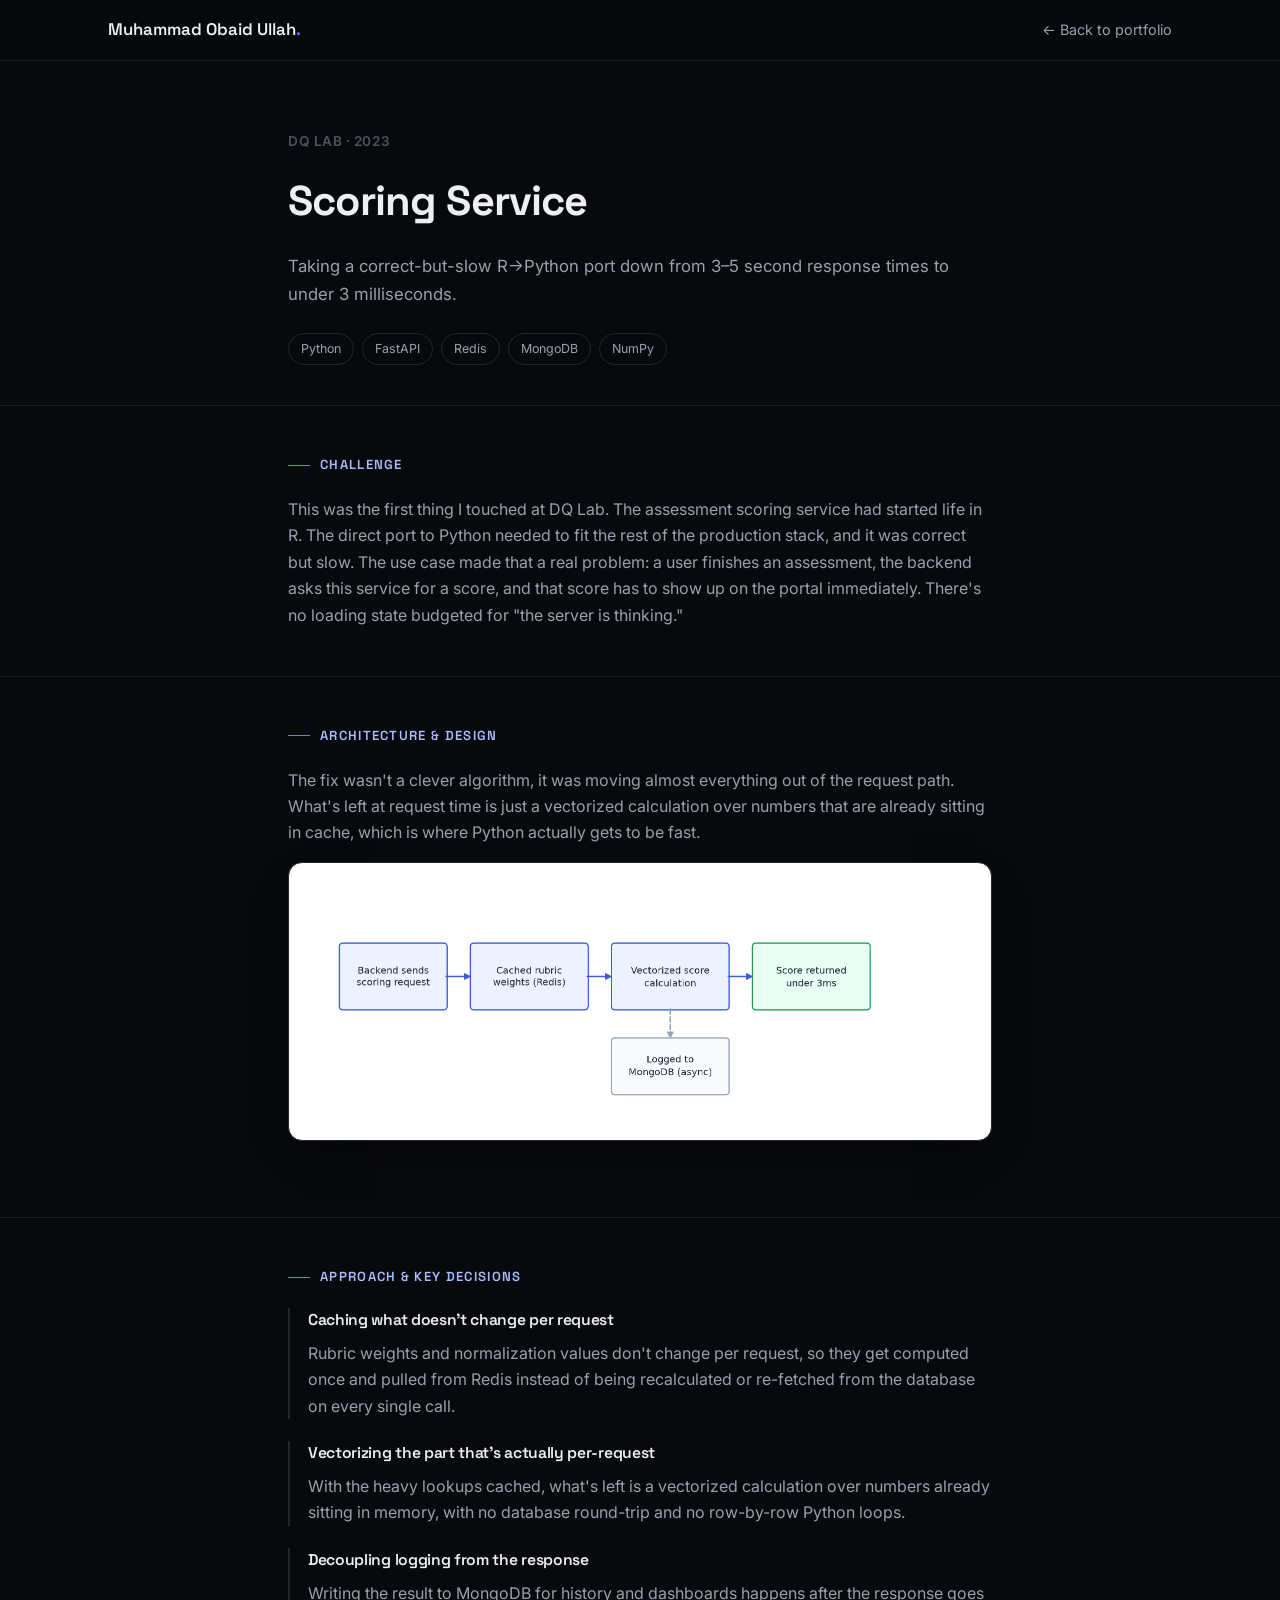
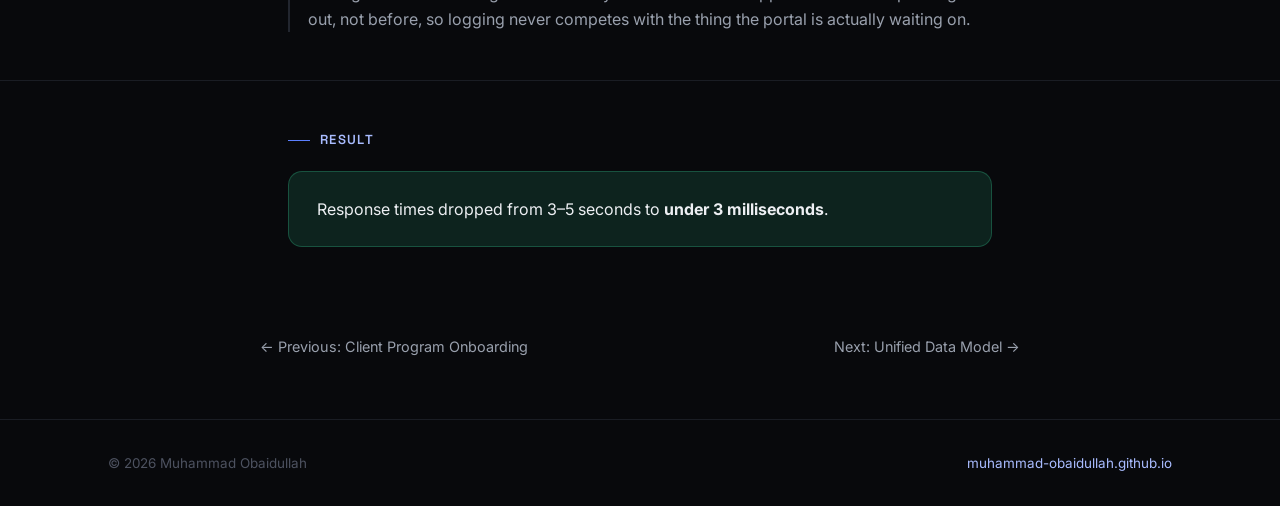
<file: projects/scoring-service.html>
<!doctype html>
<html lang="en">
<head>
<meta charset="UTF-8">
<meta name="viewport" content="width=device-width, initial-scale=1.0">
<title>Scoring Service — Muhammad Obaidullah</title>
<meta name="description" content="Case study: rebuilding a scoring service from a slow R→Python port into a sub-3ms production service.">
<link rel="preconnect" href="https://fonts.googleapis.com">
<link rel="preconnect" href="https://fonts.gstatic.com" crossorigin>
<link href="https://fonts.googleapis.com/css2?family=Space+Grotesk:wght@500;600;700&family=Inter:wght@400;500;600&display=swap" rel="stylesheet">
<link rel="stylesheet" href="../style.css">
</head>
<body>

<header class="site-header">
  <div class="wrap">
    <span class="brand">Muhammad Obaid Ullah<span>.</span></span>
    <a class="back-link" href="../index.html#work">← Back to portfolio</a>
  </div>
</header>

<main>
  <section class="proj-hero">
    <div class="wrap-narrow">
      <p class="proj-meta">DQ Lab · 2023</p>
      <h1>Scoring Service</h1>
      <p class="lede">
        Taking a correct-but-slow R→Python port down from 3–5 second response times to
        under 3 milliseconds.
      </p>
      <div class="proj-tags">
        <span>Python</span><span>FastAPI</span><span>Redis</span><span>MongoDB</span><span>NumPy</span>
      </div>
    </div>
  </section>

  <section class="proj-section">
    <div class="wrap-narrow">
      <h2>Challenge</h2>
      <p>
        This was the first thing I touched at DQ Lab. The assessment scoring service had
        started life in R. The direct port to Python needed to fit the rest of the
        production stack, and it was correct but slow. The use case made that a real problem: a
        user finishes an assessment, the backend asks this service for a score, and that
        score has to show up on the portal immediately. There's no loading state budgeted
        for "the server is thinking."
      </p>
    </div>
  </section>

  <section class="proj-section">
    <div class="wrap-narrow">
      <h2>Architecture &amp; design</h2>
      <p>
        The fix wasn't a clever algorithm, it was moving almost everything out of the
        request path. What's left at request time is just a vectorized calculation over
        numbers that are already sitting in cache, which is where Python actually gets to be
        fast.
      </p>
      <div class="proj-diagram">
        <img src="../images/diagrams/diagram-3-scoring.png" alt="Scoring service flow: backend sends a scoring request, rubric weights are read from a Redis cache, a vectorized calculation produces the score in under 3 milliseconds, while the result is logged to MongoDB asynchronously.">
      </div>
    </div>
  </section>

  <section class="proj-section">
    <div class="wrap-narrow">
      <h2>Approach &amp; key decisions</h2>

      <div class="decision">
        <h4>Caching what doesn't change per request</h4>
        <p>
          Rubric weights and normalization values don't change per request, so they get
          computed once and pulled from Redis instead of being recalculated or re-fetched
          from the database on every single call.
        </p>
      </div>

      <div class="decision">
        <h4>Vectorizing the part that's actually per-request</h4>
        <p>
          With the heavy lookups cached, what's left is a vectorized calculation over
          numbers already sitting in memory, with no database round-trip and no row-by-row
          Python loops.
        </p>
      </div>

      <div class="decision">
        <h4>Decoupling logging from the response</h4>
        <p>
          Writing the result to MongoDB for history and dashboards happens after the
          response goes out, not before, so logging never competes with the thing the portal
          is actually waiting on.
        </p>
      </div>
    </div>
  </section>

  <section class="proj-section">
    <div class="wrap-narrow">
      <h2>Result</h2>
      <div class="result-banner">
        <p>Response times dropped from 3–5 seconds to <strong>under 3 milliseconds</strong>.</p>
      </div>
    </div>
  </section>

  <div class="wrap-narrow proj-nav">
    <a href="client-onboarding.html">← Previous: Client Program Onboarding</a>
    <a href="unified-data-model.html">Next: Unified Data Model →</a>
  </div>
</main>

<footer>
  <div class="wrap">
    <span>© <span id="year"></span> Muhammad Obaidullah</span>
    <span><a href="../index.html">muhammad-obaidullah.github.io</a></span>
  </div>
</footer>

<script src="../script.js"></script>
</body>
</html>
</file>
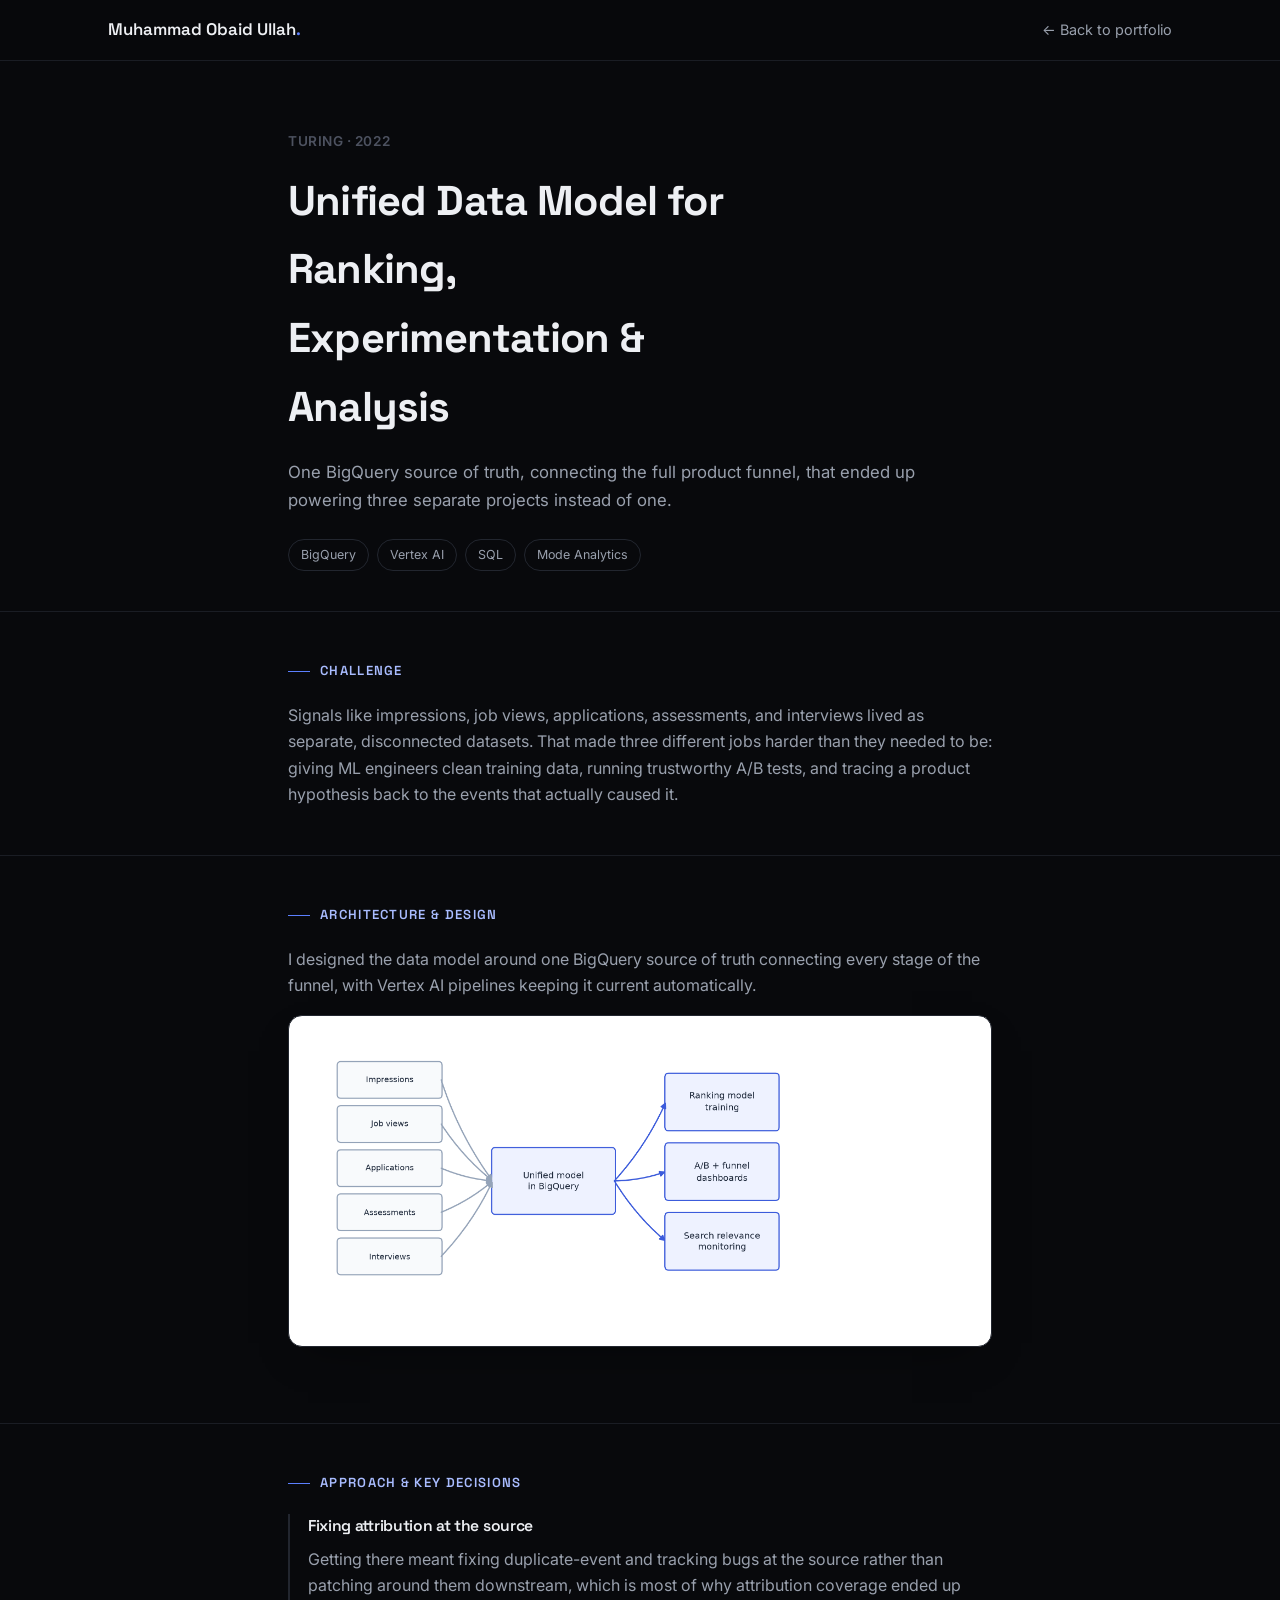
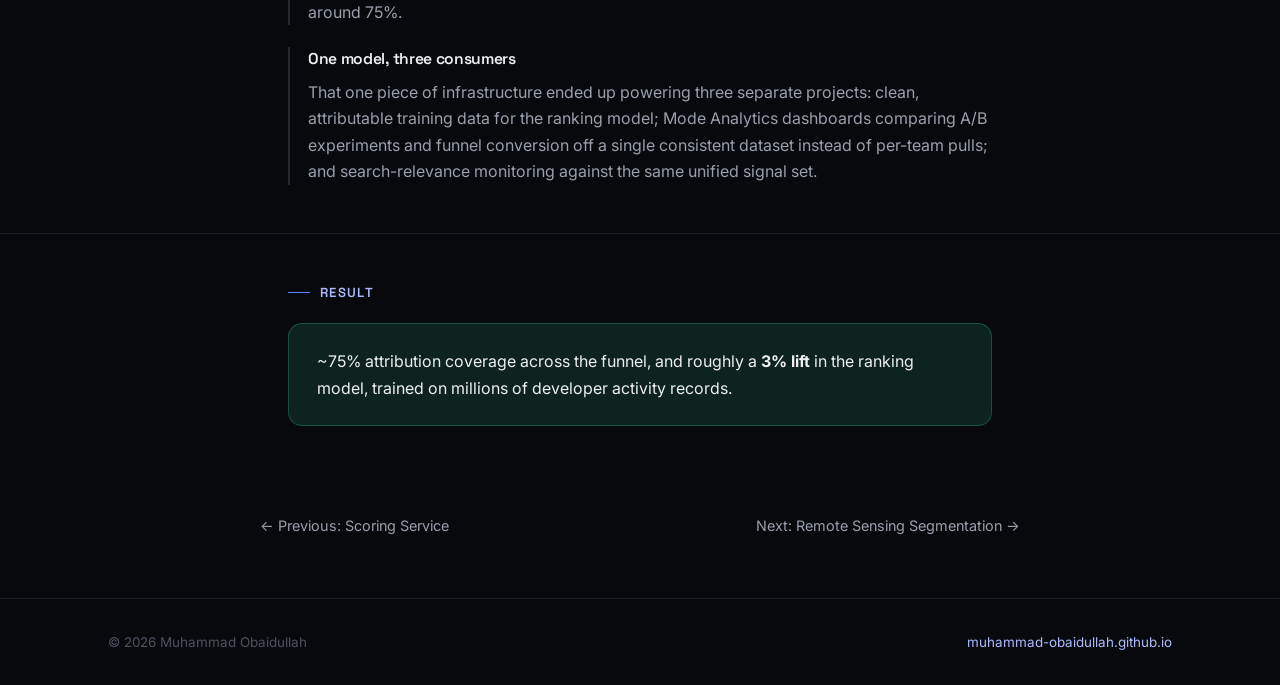
<file: projects/unified-data-model.html>
<!doctype html>
<html lang="en">
<head>
<meta charset="UTF-8">
<meta name="viewport" content="width=device-width, initial-scale=1.0">
<title>Unified Data Model — Muhammad Obaidullah</title>
<meta name="description" content="Case study: a unified BigQuery data model powering ranking-model training, A/B experimentation, and search-relevance monitoring.">
<link rel="preconnect" href="https://fonts.googleapis.com">
<link rel="preconnect" href="https://fonts.gstatic.com" crossorigin>
<link href="https://fonts.googleapis.com/css2?family=Space+Grotesk:wght@500;600;700&family=Inter:wght@400;500;600&display=swap" rel="stylesheet">
<link rel="stylesheet" href="../style.css">
</head>
<body>

<header class="site-header">
  <div class="wrap">
    <span class="brand">Muhammad Obaid Ullah<span>.</span></span>
    <a class="back-link" href="../index.html#work">← Back to portfolio</a>
  </div>
</header>

<main>
  <section class="proj-hero">
    <div class="wrap-narrow">
      <p class="proj-meta">Turing · 2022</p>
      <h1>Unified Data Model for Ranking, Experimentation &amp; Analysis</h1>
      <p class="lede">
        One BigQuery source of truth, connecting the full product funnel, that ended up
        powering three separate projects instead of one.
      </p>
      <div class="proj-tags">
        <span>BigQuery</span><span>Vertex AI</span><span>SQL</span><span>Mode Analytics</span>
      </div>
    </div>
  </section>

  <section class="proj-section">
    <div class="wrap-narrow">
      <h2>Challenge</h2>
      <p>
        Signals like impressions, job views, applications, assessments, and interviews
        lived as separate, disconnected datasets. That made three
        different jobs harder than they needed to be: giving ML engineers clean training
        data, running trustworthy A/B tests, and tracing a product hypothesis back to the
        events that actually caused it.
      </p>
    </div>
  </section>

  <section class="proj-section">
    <div class="wrap-narrow">
      <h2>Architecture &amp; design</h2>
      <p>
        I designed the data model around one BigQuery source of truth connecting every stage
        of the funnel, with Vertex AI pipelines keeping it current automatically.
      </p>
      <div class="proj-diagram">
        <img src="../images/diagrams/diagram-4-unified-model.png" alt="Unified data model: impressions, job views, applications, assessments, and interviews feed into one unified model in BigQuery, which powers ranking model training, A/B and funnel dashboards, and search relevance monitoring.">
      </div>
    </div>
  </section>

  <section class="proj-section">
    <div class="wrap-narrow">
      <h2>Approach &amp; key decisions</h2>

      <div class="decision">
        <h4>Fixing attribution at the source</h4>
        <p>
          Getting there meant fixing duplicate-event and tracking bugs at the source rather
          than patching around them downstream, which is most of why attribution coverage
          ended up around 75%.
        </p>
      </div>

      <div class="decision">
        <h4>One model, three consumers</h4>
        <p>
          That one piece of infrastructure ended up powering three separate projects: clean,
          attributable training data for the ranking model; Mode Analytics dashboards
          comparing A/B experiments and funnel conversion off a single consistent dataset
          instead of per-team pulls; and search-relevance monitoring against the same
          unified signal set.
        </p>
      </div>
    </div>
  </section>

  <section class="proj-section">
    <div class="wrap-narrow">
      <h2>Result</h2>
      <div class="result-banner">
        <p>
          ~75% attribution coverage across the funnel, and roughly a <strong>3% lift</strong>
          in the ranking model, trained on millions of developer activity records.
        </p>
      </div>
    </div>
  </section>

  <div class="wrap-narrow proj-nav">
    <a href="scoring-service.html">← Previous: Scoring Service</a>
    <a href="remote-sensing.html">Next: Remote Sensing Segmentation →</a>
  </div>
</main>

<footer>
  <div class="wrap">
    <span>© <span id="year"></span> Muhammad Obaidullah</span>
    <span><a href="../index.html">muhammad-obaidullah.github.io</a></span>
  </div>
</footer>

<script src="../script.js"></script>
</body>
</html>
</file>
<file: style.css>
/* ---------------------------------------------------------------------- */
/* Tokens                                                                  */
/* ---------------------------------------------------------------------- */
:root {
  --bg: #08090c;
  --bg-soft: #0e1015;
  --card: #12151b;
  --card-hover: #171b23;
  --border: #22262f;
  --border-soft: #1a1d24;
  --text: #edeff3;
  --text-dim: #99a0ad;
  --text-faint: #4d5260;
  --accent: #5b7fff;
  --accent-soft: #5b7fff26;
  --accent-text: #a9bcff;
  --good: #34d399;
  --good-soft: #34d39922;
  --max: 1120px;
  --max-narrow: 760px;
  --radius: 14px;
  --font-display: "Space Grotesk", "Segoe UI", sans-serif;
  --font-body: "Inter", -apple-system, BlinkMacSystemFont, "Segoe UI", sans-serif;
}

* { box-sizing: border-box; }
html { scroll-behavior: smooth; }

body {
  margin: 0;
  background: var(--bg);
  color: var(--text);
  font-family: var(--font-body);
  line-height: 1.65;
  font-size: 16px;
  -webkit-font-smoothing: antialiased;
}

.wrap { max-width: var(--max); margin: 0 auto; padding: 0 28px; }
.wrap-narrow { max-width: var(--max-narrow); margin: 0 auto; padding: 0 28px; }

a { color: var(--accent-text); text-decoration: none; }
a:hover { text-decoration: underline; }

h1, h2, h3, h4 { font-family: var(--font-display); letter-spacing: -0.02em; margin: 0; }

img { max-width: 100%; display: block; }

::selection { background: var(--accent-soft); color: var(--text); }

/* ---------------------------------------------------------------------- */
/* Header                                                                  */
/* ---------------------------------------------------------------------- */
.site-header {
  position: sticky;
  top: 0;
  z-index: 20;
  background: rgba(8, 9, 12, 0.82);
  backdrop-filter: blur(10px);
  border-bottom: 1px solid var(--border-soft);
}
.site-header .wrap {
  display: flex;
  align-items: center;
  justify-content: space-between;
  padding: 16px 28px;
}
.brand {
  font-family: var(--font-display);
  font-weight: 600;
  font-size: 1.05rem;
  color: var(--text);
}
.brand span { color: var(--accent); }
nav.site-nav { display: flex; align-items: center; gap: 28px; }
nav.site-nav a {
  color: var(--text-dim);
  font-size: 0.9rem;
  font-weight: 500;
}
nav.site-nav a:hover { color: var(--text); text-decoration: none; }
.nav-cta {
  padding: 9px 18px;
  border-radius: 999px;
  border: 1px solid var(--border);
  color: var(--text) !important;
  font-size: 0.85rem !important;
  font-weight: 600 !important;
}
.nav-cta:hover { border-color: var(--accent); background: var(--accent-soft); text-decoration: none !important; }
.back-link { color: var(--text-dim); font-size: 0.9rem; }
.back-link:hover { color: var(--text); }

/* ---------------------------------------------------------------------- */
/* Hero                                                                    */
/* ---------------------------------------------------------------------- */
.hero {
  position: relative;
  padding: 92px 0 72px;
  overflow: hidden;
}
.hero::before {
  content: "";
  position: absolute;
  top: -220px;
  right: -180px;
  width: 640px;
  height: 640px;
  background:
    radial-gradient(circle at 30% 30%, #5b7fff55, transparent 60%),
    radial-gradient(circle at 70% 70%, #34d39933, transparent 55%);
  filter: blur(10px);
  animation: drift 16s ease-in-out infinite alternate;
  pointer-events: none;
}
@keyframes drift {
  from { transform: translate(0, 0) scale(1); }
  to   { transform: translate(-40px, 30px) scale(1.08); }
}
.hero .wrap { position: relative; }
.eyebrow {
  display: inline-flex;
  align-items: center;
  gap: 10px;
  color: var(--accent-text);
  font-size: 0.82rem;
  font-weight: 600;
  letter-spacing: 0.08em;
  text-transform: uppercase;
  margin: 0 0 20px;
}
.eyebrow::before { content: ""; width: 22px; height: 1px; background: var(--accent); display: inline-block; }
.hero h1 {
  font-size: clamp(2.2rem, 5vw, 3.4rem);
  line-height: 1.08;
  margin: 0 0 24px;
  max-width: 11ch;
}
.hero h1 .outline {
  color: transparent;
  -webkit-text-stroke: 1.5px var(--text-dim);
}
.hero .summary {
  color: var(--text-dim);
  max-width: 52ch;
  font-size: 1.02rem;
  margin: 0 0 32px;
}
.hero-actions { display: flex; gap: 14px; flex-wrap: wrap; }
.btn {
  display: inline-flex;
  align-items: center;
  gap: 8px;
  padding: 13px 24px;
  border-radius: 999px;
  font-weight: 600;
  font-size: 0.92rem;
}
.btn-primary {
  background: var(--accent);
  color: #0a0b0f !important;
}
.btn-primary:hover { background: #7a97ff; text-decoration: none; }
.btn-ghost {
  border: 1px solid var(--border);
  color: var(--text) !important;
}
.btn-ghost:hover { border-color: var(--accent); background: var(--accent-soft); text-decoration: none; }

/* ---------------------------------------------------------------------- */
/* Stats                                                                   */
/* ---------------------------------------------------------------------- */
.stats {
  border-top: 1px solid var(--border-soft);
  border-bottom: 1px solid var(--border-soft);
  padding: 36px 0;
}
.stats .wrap {
  display: grid;
  grid-template-columns: repeat(3, max-content);
  gap: 56px;
}
.stat-num {
  font-family: var(--font-display);
  font-size: 2.1rem;
  color: var(--accent-text);
  font-weight: 600;
}
.stat-label { color: var(--text-dim); font-size: 0.86rem; margin-top: 4px; }

/* ---------------------------------------------------------------------- */
/* Sections                                                                */
/* ---------------------------------------------------------------------- */
section { padding: 88px 0; }
.section-label {
  display: inline-flex;
  align-items: center;
  gap: 10px;
  color: var(--text-dim);
  font-size: 0.8rem;
  font-weight: 600;
  letter-spacing: 0.1em;
  text-transform: uppercase;
  margin: 0 0 18px;
}
.section-label::before { content: ""; width: 22px; height: 1px; background: var(--accent); }
.section-title {
  font-size: clamp(1.5rem, 3vw, 2.1rem);
  margin: 0 0 40px;
  max-width: 24ch;
}

/* About reveal */
.about-text {
  font-size: clamp(1.1rem, 2.2vw, 1.45rem);
  line-height: 1.6;
  max-width: 820px;
  font-family: var(--font-display);
  font-weight: 500;
}
.about-text .word {
  color: var(--text-faint);
  transition: color 0.4s ease;
}
.about-text .word.revealed { color: var(--text); }
.about-sub {
  margin-top: 28px;
  color: var(--text-dim);
  max-width: 640px;
}

/* ---------------------------------------------------------------------- */
/* Experience timeline                                                     */
/* ---------------------------------------------------------------------- */
.timeline { position: relative; max-width: 780px; padding-left: 28px; border-left: 1px solid var(--border); }
.tl-item { position: relative; padding-bottom: 40px; }
.tl-item:last-child { padding-bottom: 0; }
.tl-item::before {
  content: "";
  position: absolute;
  left: -33px;
  top: 4px;
  width: 9px;
  height: 9px;
  border-radius: 50%;
  background: var(--bg);
  border: 2px solid var(--accent);
}
.tl-head {
  display: flex;
  justify-content: space-between;
  align-items: baseline;
  flex-wrap: wrap;
  gap: 4px 16px;
  margin-bottom: 6px;
}
.tl-head h3 { font-size: 1.08rem; font-weight: 600; }
.tl-head .company { color: var(--accent-text); }
.tl-date { color: var(--text-faint); font-size: 0.84rem; white-space: nowrap; }
.tl-item p { color: var(--text-dim); margin: 0; max-width: 64ch; }
.tl-item .tl-link { font-size: 0.86rem; margin-top: 8px; display: inline-block; }

/* ---------------------------------------------------------------------- */
/* Work grid (project cards)                                               */
/* ---------------------------------------------------------------------- */
.work-grid {
  display: grid;
  grid-template-columns: repeat(2, 1fr);
  gap: 24px;
}
.work-card {
  display: block;
  background: var(--card);
  border: 1px solid var(--border);
  border-radius: var(--radius);
  overflow: hidden;
  transition: border-color 0.2s ease, transform 0.2s ease, background 0.2s ease;
}
.work-card:hover {
  border-color: var(--accent);
  background: var(--card-hover);
  text-decoration: none;
  transform: translateY(-3px);
}
.work-card .thumb {
  background: #ffffff;
  padding: 18px;
  display: flex;
  align-items: center;
  justify-content: center;
  height: 168px;
}
.work-card .thumb img { width: 100%; height: 100%; object-fit: contain; }
.work-card .body { padding: 22px 22px 24px; }
.work-card .meta {
  color: var(--text-faint);
  font-size: 0.78rem;
  font-weight: 600;
  letter-spacing: 0.04em;
  text-transform: uppercase;
  margin: 0 0 8px;
}
.work-card h3 { font-size: 1.12rem; margin: 0 0 10px; color: var(--text); }
.work-card .tags { display: flex; flex-wrap: wrap; gap: 6px; margin: 0 0 14px; }
.work-card .tags span {
  font-size: 0.74rem;
  color: var(--text-dim);
  border: 1px solid var(--border);
  padding: 3px 10px;
  border-radius: 999px;
}
.work-card .view {
  color: var(--accent-text);
  font-size: 0.86rem;
  font-weight: 600;
}
.work-card.full { grid-column: 1 / -1; }
.work-card.full .thumb { height: 220px; }

/* ---------------------------------------------------------------------- */
/* Skills accordion                                                        */
/* ---------------------------------------------------------------------- */
.accordion { max-width: 780px; }
.accordion-item { border-top: 1px solid var(--border-soft); }
.accordion-item:last-child { border-bottom: 1px solid var(--border-soft); }
.accordion-trigger {
  width: 100%;
  background: none;
  border: none;
  display: flex;
  align-items: center;
  gap: 16px;
  padding: 22px 0;
  cursor: pointer;
  text-align: left;
  color: var(--text);
  font-family: var(--font-display);
}
.accordion-trigger .idx { color: var(--text-faint); font-size: 0.8rem; width: 22px; flex-shrink: 0; }
.accordion-trigger .label { font-size: 1.08rem; font-weight: 500; flex: 1; }
.accordion-trigger .icon {
  color: var(--text-dim);
  font-size: 1.3rem;
  font-weight: 300;
  transition: transform 0.25s ease;
}
.accordion-item.open .accordion-trigger .icon { transform: rotate(45deg); color: var(--accent); }
.accordion-panel {
  max-height: 0;
  overflow: hidden;
  transition: max-height 0.3s ease, padding 0.3s ease;
}
.accordion-item.open .accordion-panel { max-height: 240px; padding-bottom: 24px; }
.accordion-panel .tags { display: flex; flex-wrap: wrap; gap: 8px; padding-left: 38px; }
.accordion-panel .tags span {
  font-size: 0.82rem;
  color: var(--text-dim);
  border: 1px solid var(--border);
  padding: 6px 14px;
  border-radius: 999px;
}

/* ---------------------------------------------------------------------- */
/* Education / contact                                                     */
/* ---------------------------------------------------------------------- */
#education p, #contact .lead { color: var(--text-dim); max-width: 640px; margin: 0 0 14px; }
.contact-links { display: flex; gap: 20px; flex-wrap: wrap; margin-top: 28px; }
.contact-links a { font-size: 0.95rem; }

/* Footer */
footer {
  border-top: 1px solid var(--border-soft);
  padding: 32px 0;
  color: var(--text-faint);
  font-size: 0.84rem;
}
footer .wrap { display: flex; justify-content: space-between; flex-wrap: wrap; gap: 10px; }

/* ---------------------------------------------------------------------- */
/* Project detail pages                                                    */
/* ---------------------------------------------------------------------- */
.proj-hero { padding: 56px 0 40px; border-bottom: 1px solid var(--border-soft); }
.proj-meta { color: var(--text-faint); font-size: 0.85rem; font-weight: 600; letter-spacing: 0.04em; text-transform: uppercase; margin-bottom: 14px; }
.proj-hero h1 { font-size: clamp(1.8rem, 4vw, 2.6rem); margin-bottom: 18px; max-width: 18ch; }
.proj-hero .lede { color: var(--text-dim); font-size: 1.05rem; max-width: 70ch; margin-bottom: 24px; }
.proj-tags { display: flex; flex-wrap: wrap; gap: 8px; }
.proj-tags span { font-size: 0.78rem; color: var(--text-dim); border: 1px solid var(--border); padding: 5px 12px; border-radius: 999px; }

.proj-section { padding: 48px 0; border-bottom: 1px solid var(--border-soft); }
.proj-section:last-of-type { border-bottom: none; }
.proj-section h2 {
  font-size: 0.82rem;
  font-weight: 600;
  letter-spacing: 0.1em;
  text-transform: uppercase;
  color: var(--accent-text);
  margin-bottom: 20px;
  display: flex;
  align-items: center;
  gap: 10px;
}
.proj-section h2::before { content: ""; width: 22px; height: 1px; background: var(--accent); }
.proj-section p { color: var(--text-dim); max-width: 72ch; margin: 0 0 16px; }
.proj-section p:last-child { margin-bottom: 0; }
.proj-section p strong { color: var(--text); }

.proj-diagram {
  margin: 8px 0 28px;
  padding: 20px;
  background: #ffffff;
  border-radius: var(--radius);
  border: 1px solid var(--border);
  box-shadow: 0 16px 40px -20px rgba(0,0,0,0.6);
  overflow-x: auto;
}
.proj-diagram img { min-width: 600px; margin: 0 auto; }

.decision {
  margin-bottom: 22px;
  padding-left: 18px;
  border-left: 2px solid var(--border);
}
.decision:last-child { margin-bottom: 0; }
.decision h4 { font-size: 0.98rem; color: var(--text); margin-bottom: 6px; font-weight: 600; }
.decision p { margin: 0; }

.result-banner {
  background: var(--good-soft);
  border: 1px solid #34d39944;
  border-radius: var(--radius);
  padding: 24px 28px;
}
.result-banner p { color: var(--text); margin: 0; }

.proj-links { display: flex; gap: 20px; margin-top: 24px; }

.proj-nav {
  padding: 40px 0 60px;
  display: flex;
  justify-content: space-between;
  gap: 20px;
}
.proj-nav a {
  color: var(--text-dim);
  font-size: 0.9rem;
}
.proj-nav a:hover { color: var(--text); }

/* ---------------------------------------------------------------------- */
/* Responsive                                                              */
/* ---------------------------------------------------------------------- */
@media (max-width: 860px) {
  .stats .wrap { grid-template-columns: repeat(3, 1fr); gap: 20px; }
  .work-grid { grid-template-columns: 1fr; }
}
@media (max-width: 640px) {
  nav.site-nav { display: none; }
  section { padding: 64px 0; }
  .hero { padding: 64px 0 48px; }
  .timeline { padding-left: 20px; }
  .tl-item::before { left: -25px; }
}
</file>
